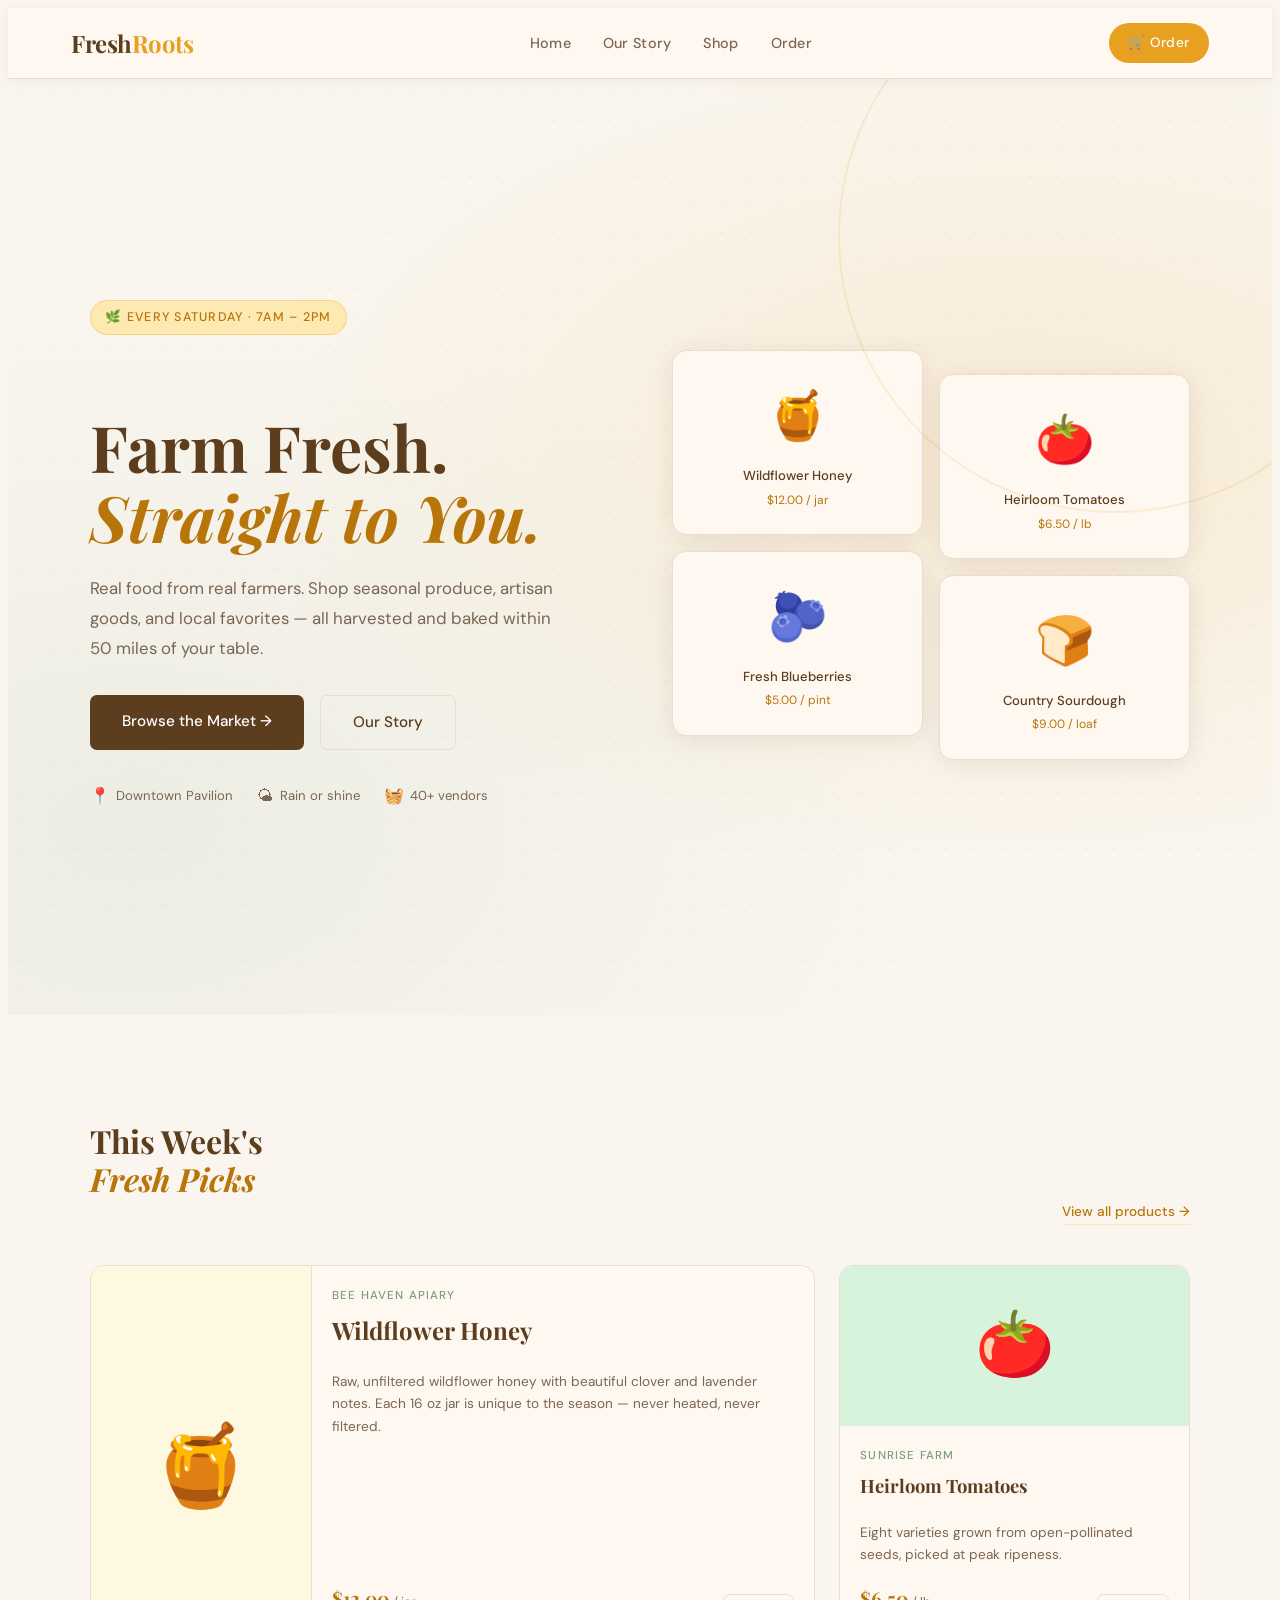
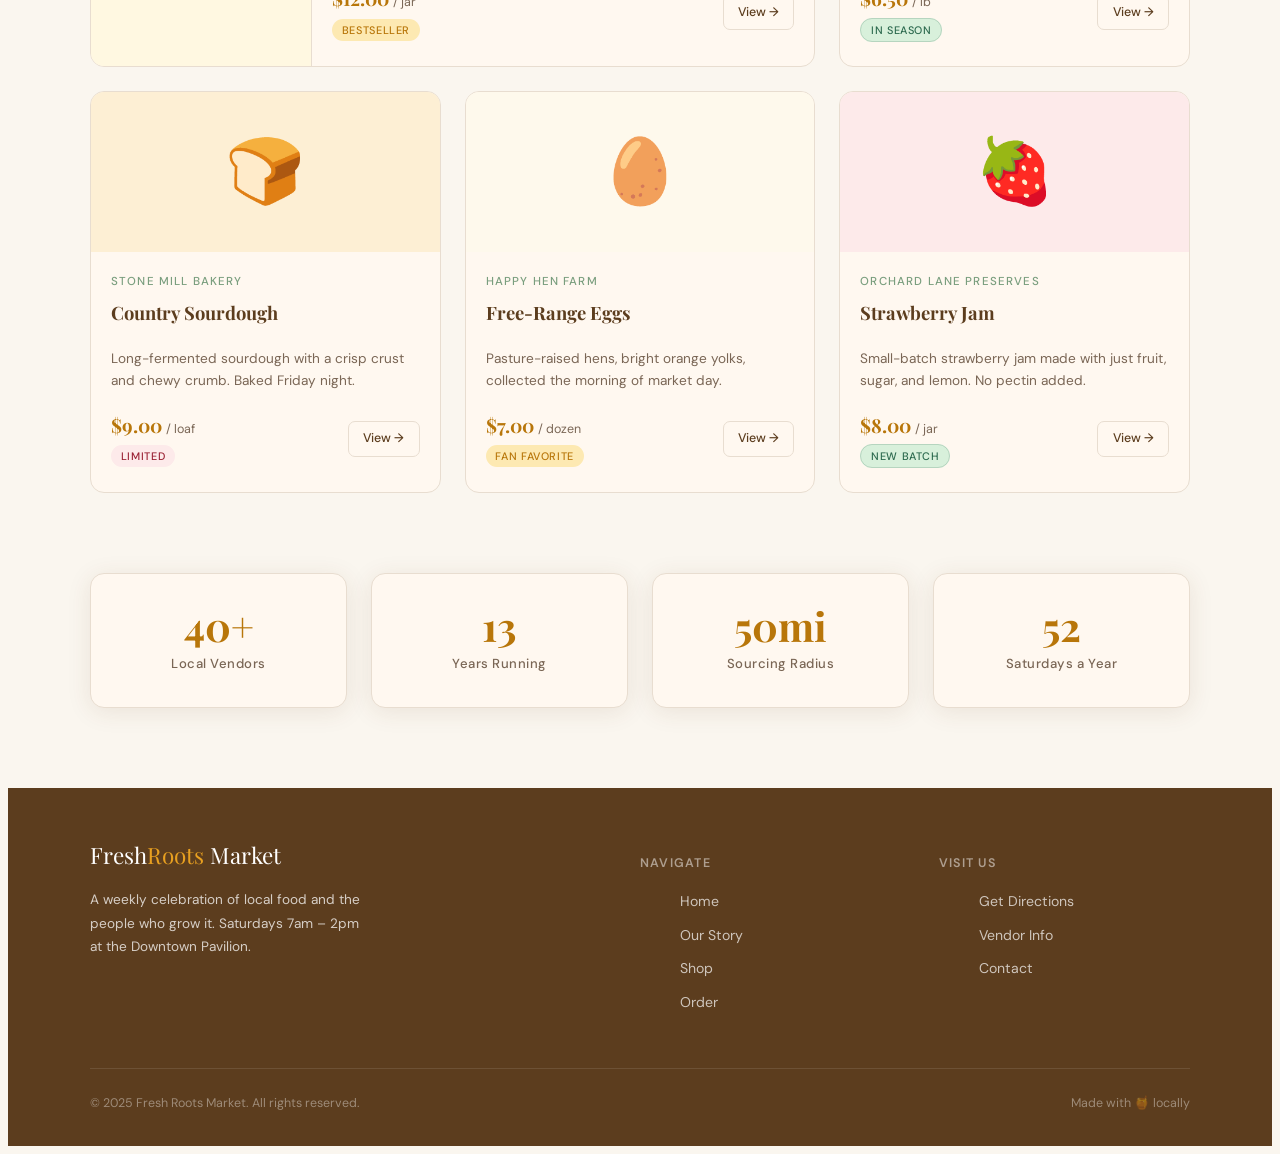
<file: class2/index.html>
<!DOCTYPE html>
<html lang="en">
<head>
  <meta charset="UTF-8">
  <meta name="viewport" content="width=device-width, initial-scale=1.0">
  <title>Fresh Roots Market — Farm Fresh, Every Saturday</title>
  <link rel="preconnect" href="https://fonts.googleapis.com">
  <link href="https://fonts.googleapis.com/css2?family=Playfair+Display:ital,wght@0,400;0,700;1,400&family=DM+Sans:wght@300;400;500&display=swap" rel="stylesheet">
  <link rel="stylesheet" href="products/product_detail.css">
  <link rel="stylesheet" href="index.css">
    

  
</head>
<body>

  <!-- =====================
       NAVBAR
       ===================== -->
  <nav>
    <a href="index.html" class="logo">Fresh<span>Roots</span></a>
    <ul>
      <li><a href="index.html">Home</a></li>
      <li><a href="about.html">Our Story</a></li>
      <li><a href="products.html">Shop</a></li>
      <li><a href="order.html">Order</a></li>
    </ul>
    <a href="order.html" class="nav-btn">🛒 Order</a>
  </nav>

  <!-- =====================
       HERO
       ===================== -->
  <section class="hero">
    <div class="hero-inner">

      <!-- Left: text -->
      <div class="hero-text">
        <div class="hero-tag">🌿 Every Saturday · 7am – 2pm</div>
        <h1>Farm Fresh.<br><em>Straight to You.</em></h1>
        <p class="hero-desc">
          Real food from real farmers. Shop seasonal produce, artisan goods, and local
          favorites — all harvested and baked within 50 miles of your table.
        </p>
        <div class="hero-buttons">
          <a href="products.html" class="btn-primary">Browse the Market →</a>
          <a href="about.html" class="btn-secondary">Our Story</a>
        </div>
        <div class="hero-meta">
          <div class="meta-item"><span class="icon">📍</span> Downtown Pavilion</div>
          <div class="meta-item"><span class="icon">🌤</span> Rain or shine</div>
          <div class="meta-item"><span class="icon">🧺</span> 40+ vendors</div>
        </div>
      </div>

      <!-- Right: product cards -->
      <div class="hero-visual">
        <div style="display:flex; flex-direction:column; gap:1rem;">
          <div class="hero-card">
            <span class="emoji">🍯</span>
            <div class="card-name">Wildflower Honey</div>
            <div class="card-price">$12.00 / jar</div>
          </div>
          <div class="hero-card">
            <span class="emoji">🫐</span>
            <div class="card-name">Fresh Blueberries</div>
            <div class="card-price">$5.00 / pint</div>
          </div>
        </div>
        <div class="col-b" style="display:flex; flex-direction:column; gap:1rem;">
          <div class="hero-card">
            <span class="emoji">🍅</span>
            <div class="card-name">Heirloom Tomatoes</div>
            <div class="card-price">$6.50 / lb</div>
          </div>
          <div class="hero-card">
            <span class="emoji">🍞</span>
            <div class="card-name">Country Sourdough</div>
            <div class="card-price">$9.00 / loaf</div>
          </div>
        </div>
      </div>

    </div>
  </section>


  <!-- =====================
       FEATURED PRODUCTS
       ===================== -->
  <section class="products-section">
    <div class="section-header">
      <h2>This Week's<br><em>Fresh Picks</em></h2>
      <a href="products.html" class="section-link">View all products →</a>
    </div>

    <div class="products-grid">

      <!-- FEATURED (wide) card -->
      <a href="products/product-honey.html" class="product-card featured">
        <div class="product-img" style="background-color:#fff8e1;">🍯</div>
        <div class="product-body">
          <div class="product-vendor">Bee Haven Apiary</div>
          <div class="product-name">Wildflower Honey</div>
          <p class="product-desc">
            Raw, unfiltered wildflower honey with beautiful clover and lavender notes.
            Each 16 oz jar is unique to the season — never heated, never filtered.
          </p>
          <div class="product-footer">
            <div>
              <div class="product-price">$12.00 <small>/ jar</small></div>
              <span class="product-badge badge-best">Bestseller</span>
            </div>
            <span class="btn-view">View →</span>
          </div>
        </div>
      </a>

      <!-- Regular card -->
      <a href="products/product-tomatoes.html" class="product-card">
        <div class="product-img" style="background-color:#d8f3dc;">🍅</div>
        <div class="product-body">
          <div class="product-vendor">Sunrise Farm</div>
          <div class="product-name">Heirloom Tomatoes</div>
          <p class="product-desc">Eight varieties grown from open-pollinated seeds, picked at peak ripeness.</p>
          <div class="product-footer">
            <div>
              <div class="product-price">$6.50 <small>/ lb</small></div>
              <span class="product-badge badge-new">In Season</span>
            </div>
            <span class="btn-view">View →</span>
          </div>
        </div>
      </a>

      <!-- Regular card -->
      <a href="products/product-sourdough.html" class="product-card">
        <div class="product-img" style="background-color:#fdefd4;">🍞</div>
        <div class="product-body">
          <div class="product-vendor">Stone Mill Bakery</div>
          <div class="product-name">Country Sourdough</div>
          <p class="product-desc">Long-fermented sourdough with a crisp crust and chewy crumb. Baked Friday night.</p>
          <div class="product-footer">
            <div>
              <div class="product-price">$9.00 <small>/ loaf</small></div>
              <span class="product-badge badge-ltd">Limited</span>
            </div>
            <span class="btn-view">View →</span>
          </div>
        </div>
      </a>

      <!-- Regular card -->
      <a href="products/product-eggs.html" class="product-card">
        <div class="product-img" style="background-color:#fef9ec;">🥚</div>
        <div class="product-body">
          <div class="product-vendor">Happy Hen Farm</div>
          <div class="product-name">Free-Range Eggs</div>
          <p class="product-desc">Pasture-raised hens, bright orange yolks, collected the morning of market day.</p>
          <div class="product-footer">
            <div>
              <div class="product-price">$7.00 <small>/ dozen</small></div>
              <span class="product-badge badge-best">Fan Favorite</span>
            </div>
            <span class="btn-view">View →</span>
          </div>
        </div>
      </a>

      <!-- Regular card -->
      <a href="products/product-jam.html" class="product-card">
        <div class="product-img" style="background-color:#fdeaea;">🍓</div>
        <div class="product-body">
          <div class="product-vendor">Orchard Lane Preserves</div>
          <div class="product-name">Strawberry Jam</div>
          <p class="product-desc">Small-batch strawberry jam made with just fruit, sugar, and lemon. No pectin added.</p>
          <div class="product-footer">
            <div>
              <div class="product-price">$8.00 <small>/ jar</small></div>
              <span class="product-badge badge-new">New Batch</span>
            </div>
            <span class="btn-view">View →</span>
          </div>
        </div>
      </a>

    </div>
  </section>


  <!-- =====================
       STATS ROW
       ===================== -->
  <section class="stats">
    <div class="stat-card">
      <div class="stat-num">40+</div>
      <div class="stat-label">Local Vendors</div>
    </div>
    <div class="stat-card">
      <div class="stat-num">13</div>
      <div class="stat-label">Years Running</div>
    </div>
    <div class="stat-card">
      <div class="stat-num">50mi</div>
      <div class="stat-label">Sourcing Radius</div>
    </div>
    <div class="stat-card">
      <div class="stat-num">52</div>
      <div class="stat-label">Saturdays a Year</div>
    </div>
  </section>


  <!-- =====================
       FOOTER
       ===================== -->
  <footer>
    <div class="footer-grid">

      <div class="footer-brand">
        <span class="footer-logo">Fresh<span>Roots</span> Market</span>
        <p>A weekly celebration of local food and the people who grow it. Saturdays 7am – 2pm at the Downtown Pavilion.</p>
      </div>

      <div class="footer-col">
        <h4>Navigate</h4>
        <ul>
          <li><a href="index.html">Home</a></li>
          <li><a href="about.html">Our Story</a></li>
          <li><a href="products.html">Shop</a></li>
          <li><a href="order.html">Order</a></li>
        </ul>
      </div>

      <div class="footer-col">
        <h4>Visit Us</h4>
        <ul>
          <li><a href="about.html">Get Directions</a></li>
          <li><a href="#">Vendor Info</a></li>
          <li><a href="#">Contact</a></li>
        </ul>
      </div>

    </div>

    <div class="footer-bottom">
      <span>© 2025 Fresh Roots Market. All rights reserved.</span>
      <span>Made with 🍯 locally</span>
    </div>
  </footer>

</body>
</html>







<!-- =====================
git init
git add .
git commit -m "Initial commit"
git remote add origin https://github.com/tschneider-beep/Group-Project.git
git push -u origin main
</file>
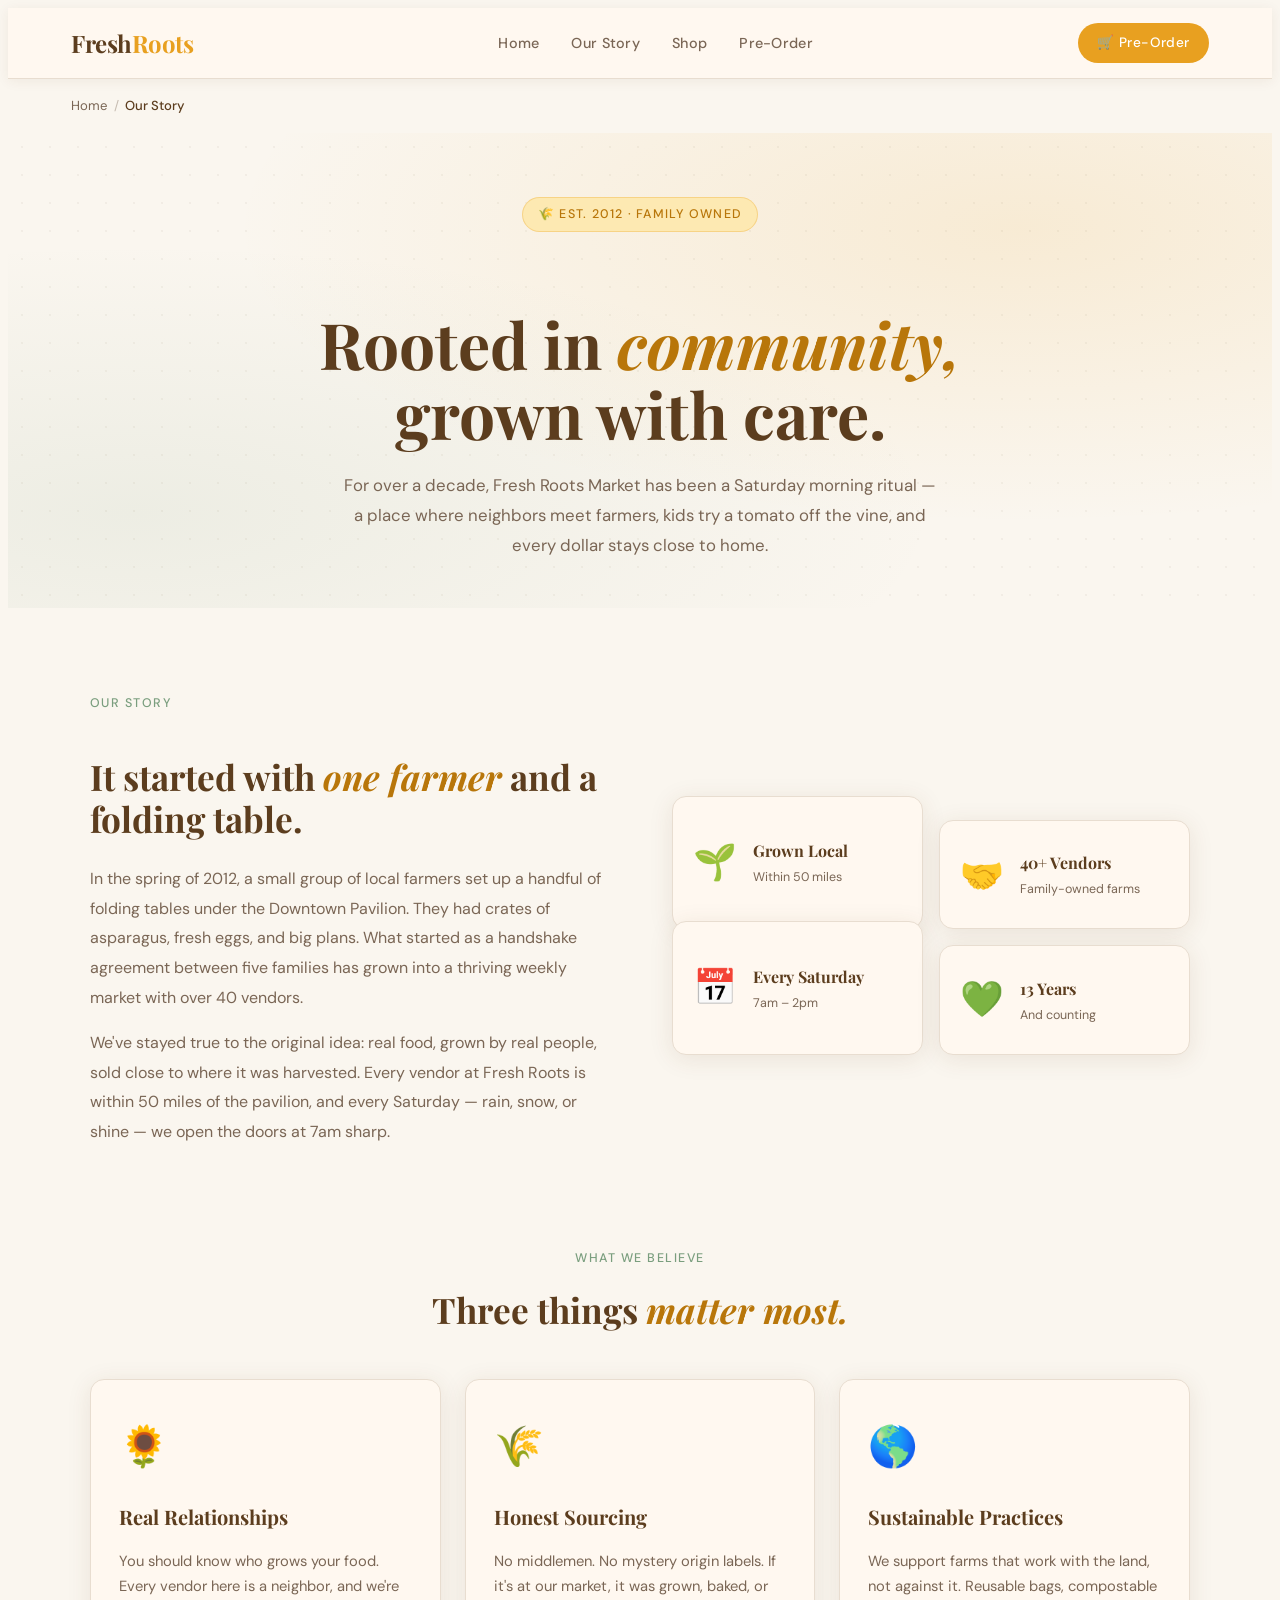
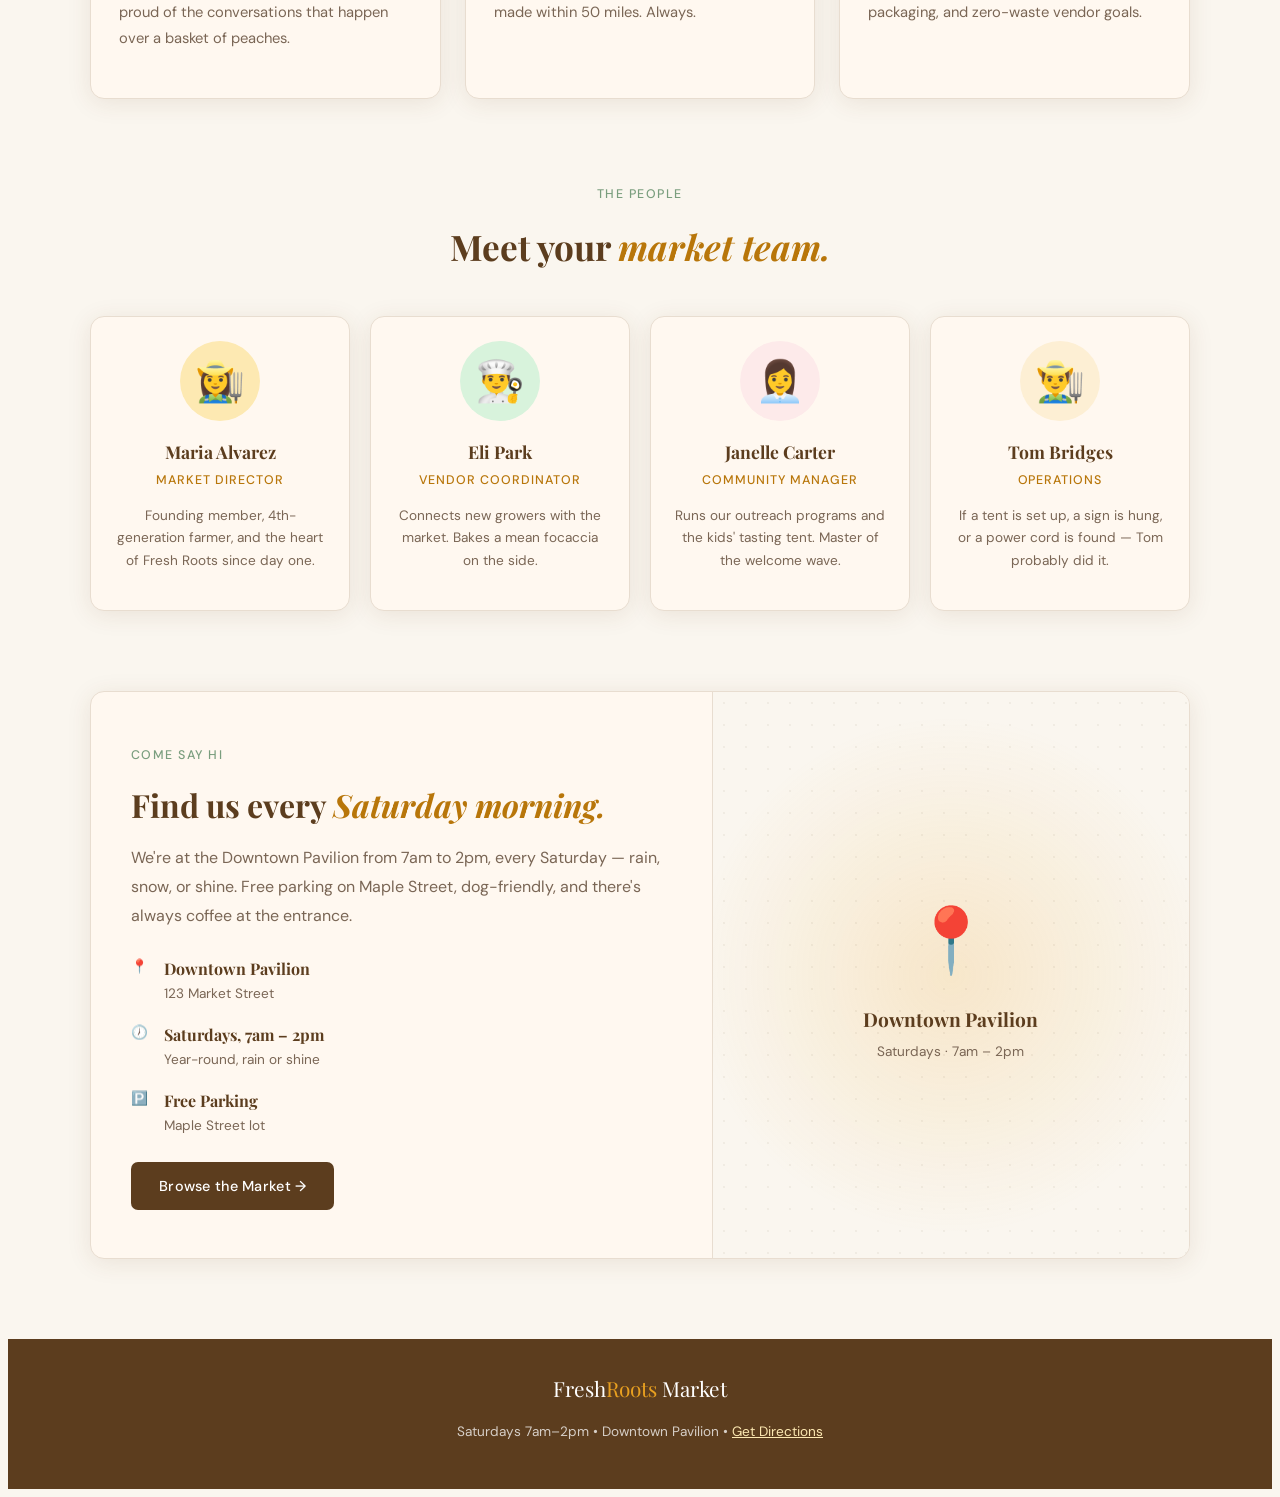
<file: about.html>
<!DOCTYPE html>
<html lang="en">
<head>
  <meta charset="UTF-8">
  <meta name="viewport" content="width=device-width, initial-scale=1.0">
  <title>Our Story — Fresh Roots Market</title>
  <link rel="preconnect" href="https://fonts.googleapis.com">
  <link href="https://fonts.googleapis.com/css2?family=Playfair+Display:ital,wght@0,400;0,700;1,400&family=DM+Sans:wght@300;400;500&display=swap" rel="stylesheet">
  <link rel="stylesheet" href="products/product_detail.css">
  <link rel="stylesheet" href="about.css">
</head>
<body>

  <!-- =====================
       NAVBAR
       ===================== -->
  <nav>
    <a href="index.html" class="logo">Fresh<span>Roots</span></a>
    <ul>
      <li><a href="index.html">Home</a></li>
      <li><a href="about.html">Our Story</a></li>
      <li><a href="products.html">Shop</a></li>
      <li><a href="order.html">Pre-Order</a></li>
    </ul>
    <a href="order.html" class="nav-btn">🛒 Pre-Order</a>
  </nav>

  <!-- =====================
       BREADCRUMB
       ===================== -->
  <div class="breadcrumb">
    <a href="index.html">Home</a>
    <span class="sep">/</span>
    <span>Our Story</span>
  </div>

  <!-- =====================
       PAGE HERO
       ===================== -->
  <section class="story-hero">
    <div class="story-hero-inner">
      <div class="story-hero-tag">🌾 Est. 2012 · Family Owned</div>
      <h1>Rooted in <em>community,</em><br>grown with care.</h1>
      <p class="story-hero-desc">
        For over a decade, Fresh Roots Market has been a Saturday morning ritual —
        a place where neighbors meet farmers, kids try a tomato off the vine, and
        every dollar stays close to home.
      </p>
    </div>
  </section>

  <!-- =====================
       OUR STORY
       ===================== -->
  <section class="story-section">
    <div class="story-grid">
      <div class="story-text">
        <span class="story-eyebrow">Our Story</span>
        <h2>It started with <em>one farmer</em> and a folding table.</h2>
        <p>
          In the spring of 2012, a small group of local farmers set up a handful of folding tables
          under the Downtown Pavilion. They had crates of asparagus, fresh eggs, and big plans.
          What started as a handshake agreement between five families has grown into a thriving
          weekly market with over 40 vendors.
        </p>
        <p>
          We've stayed true to the original idea: real food, grown by real people, sold close to
          where it was harvested. Every vendor at Fresh Roots is within 50 miles of the pavilion,
          and every Saturday — rain, snow, or shine — we open the doors at 7am sharp.
        </p>
      </div>
      <div class="story-visual">
        <div class="story-card story-card-1">
          <span class="story-emoji">🌱</span>
          <div class="story-card-text">
            <div class="story-card-title">Grown Local</div>
            <div class="story-card-sub">Within 50 miles</div>
          </div>
        </div>
        <div class="story-card story-card-2">
          <span class="story-emoji">🤝</span>
          <div class="story-card-text">
            <div class="story-card-title">40+ Vendors</div>
            <div class="story-card-sub">Family-owned farms</div>
          </div>
        </div>
        <div class="story-card story-card-3">
          <span class="story-emoji">📅</span>
          <div class="story-card-text">
            <div class="story-card-title">Every Saturday</div>
            <div class="story-card-sub">7am – 2pm</div>
          </div>
        </div>
        <div class="story-card story-card-4">
          <span class="story-emoji">💚</span>
          <div class="story-card-text">
            <div class="story-card-title">13 Years</div>
            <div class="story-card-sub">And counting</div>
          </div>
        </div>
      </div>
    </div>
  </section>

  <!-- =====================
       VALUES
       ===================== -->
  <section class="values-section">
    <div class="section-header-center">
      <span class="story-eyebrow">What We Believe</span>
      <h2>Three things <em>matter most.</em></h2>
    </div>
    <div class="values-grid">
      <div class="value-card">
        <div class="value-icon">🌻</div>
        <h3>Real Relationships</h3>
        <p>You should know who grows your food. Every vendor here is a neighbor, and we're proud of the conversations that happen over a basket of peaches.</p>
      </div>
      <div class="value-card">
        <div class="value-icon">🌾</div>
        <h3>Honest Sourcing</h3>
        <p>No middlemen. No mystery origin labels. If it's at our market, it was grown, baked, or made within 50 miles. Always.</p>
      </div>
      <div class="value-card">
        <div class="value-icon">🌎</div>
        <h3>Sustainable Practices</h3>
        <p>We support farms that work with the land, not against it. Reusable bags, compostable packaging, and zero-waste vendor goals.</p>
      </div>
    </div>
  </section>

  <!-- =====================
       MEET THE TEAM
       ===================== -->
  <section class="team-section">
    <div class="section-header-center">
      <span class="story-eyebrow">The People</span>
      <h2>Meet your <em>market team.</em></h2>
    </div>
    <div class="team-grid">
      <div class="team-card">
        <div class="team-avatar" style="background-color:#fde9b2;">👩‍🌾</div>
        <div class="team-name">Maria Alvarez</div>
        <div class="team-role">Market Director</div>
        <p class="team-bio">Founding member, 4th-generation farmer, and the heart of Fresh Roots since day one.</p>
      </div>
      <div class="team-card">
        <div class="team-avatar" style="background-color:#d8f3dc;">👨‍🍳</div>
        <div class="team-name">Eli Park</div>
        <div class="team-role">Vendor Coordinator</div>
        <p class="team-bio">Connects new growers with the market. Bakes a mean focaccia on the side.</p>
      </div>
      <div class="team-card">
        <div class="team-avatar" style="background-color:#fdeaea;">👩‍💼</div>
        <div class="team-name">Janelle Carter</div>
        <div class="team-role">Community Manager</div>
        <p class="team-bio">Runs our outreach programs and the kids' tasting tent. Master of the welcome wave.</p>
      </div>
      <div class="team-card">
        <div class="team-avatar" style="background-color:#fdefd4;">👨‍🌾</div>
        <div class="team-name">Tom Bridges</div>
        <div class="team-role">Operations</div>
        <p class="team-bio">If a tent is set up, a sign is hung, or a power cord is found — Tom probably did it.</p>
      </div>
    </div>
  </section>

  <!-- =====================
       VISIT US
       ===================== -->
  <section class="visit-section">
    <div class="visit-inner">
      <div class="visit-text">
        <span class="story-eyebrow">Come Say Hi</span>
        <h2>Find us every <em>Saturday morning.</em></h2>
        <p>
          We're at the Downtown Pavilion from 7am to 2pm, every Saturday — rain, snow, or shine.
          Free parking on Maple Street, dog-friendly, and there's always coffee at the entrance.
        </p>
        <div class="visit-details">
          <div class="visit-detail">
            <span class="visit-icon">📍</span>
            <div>
              <strong>Downtown Pavilion</strong>
              <span>123 Market Street</span>
            </div>
          </div>
          <div class="visit-detail">
            <span class="visit-icon">🕖</span>
            <div>
              <strong>Saturdays, 7am – 2pm</strong>
              <span>Year-round, rain or shine</span>
            </div>
          </div>
          <div class="visit-detail">
            <span class="visit-icon">🅿️</span>
            <div>
              <strong>Free Parking</strong>
              <span>Maple Street lot</span>
            </div>
          </div>
        </div>
        <a href="products.html" class="btn-order" style="margin-top:1.5rem;">Browse the Market →</a>
      </div>
      <div class="visit-map">
        <div class="map-pin">📍</div>
        <div class="map-label">Downtown Pavilion</div>
        <div class="map-sub">Saturdays · 7am – 2pm</div>
      </div>
    </div>
  </section>

  <!-- =====================
       FOOTER
       ===================== -->
  <footer>
    <span class="footer-logo">Fresh<span>Roots</span> Market</span>
    <p>Saturdays 7am–2pm &bull; Downtown Pavilion &bull; <a href="about.html">Get Directions</a></p>
  </footer>

</body>
</html>
</file>
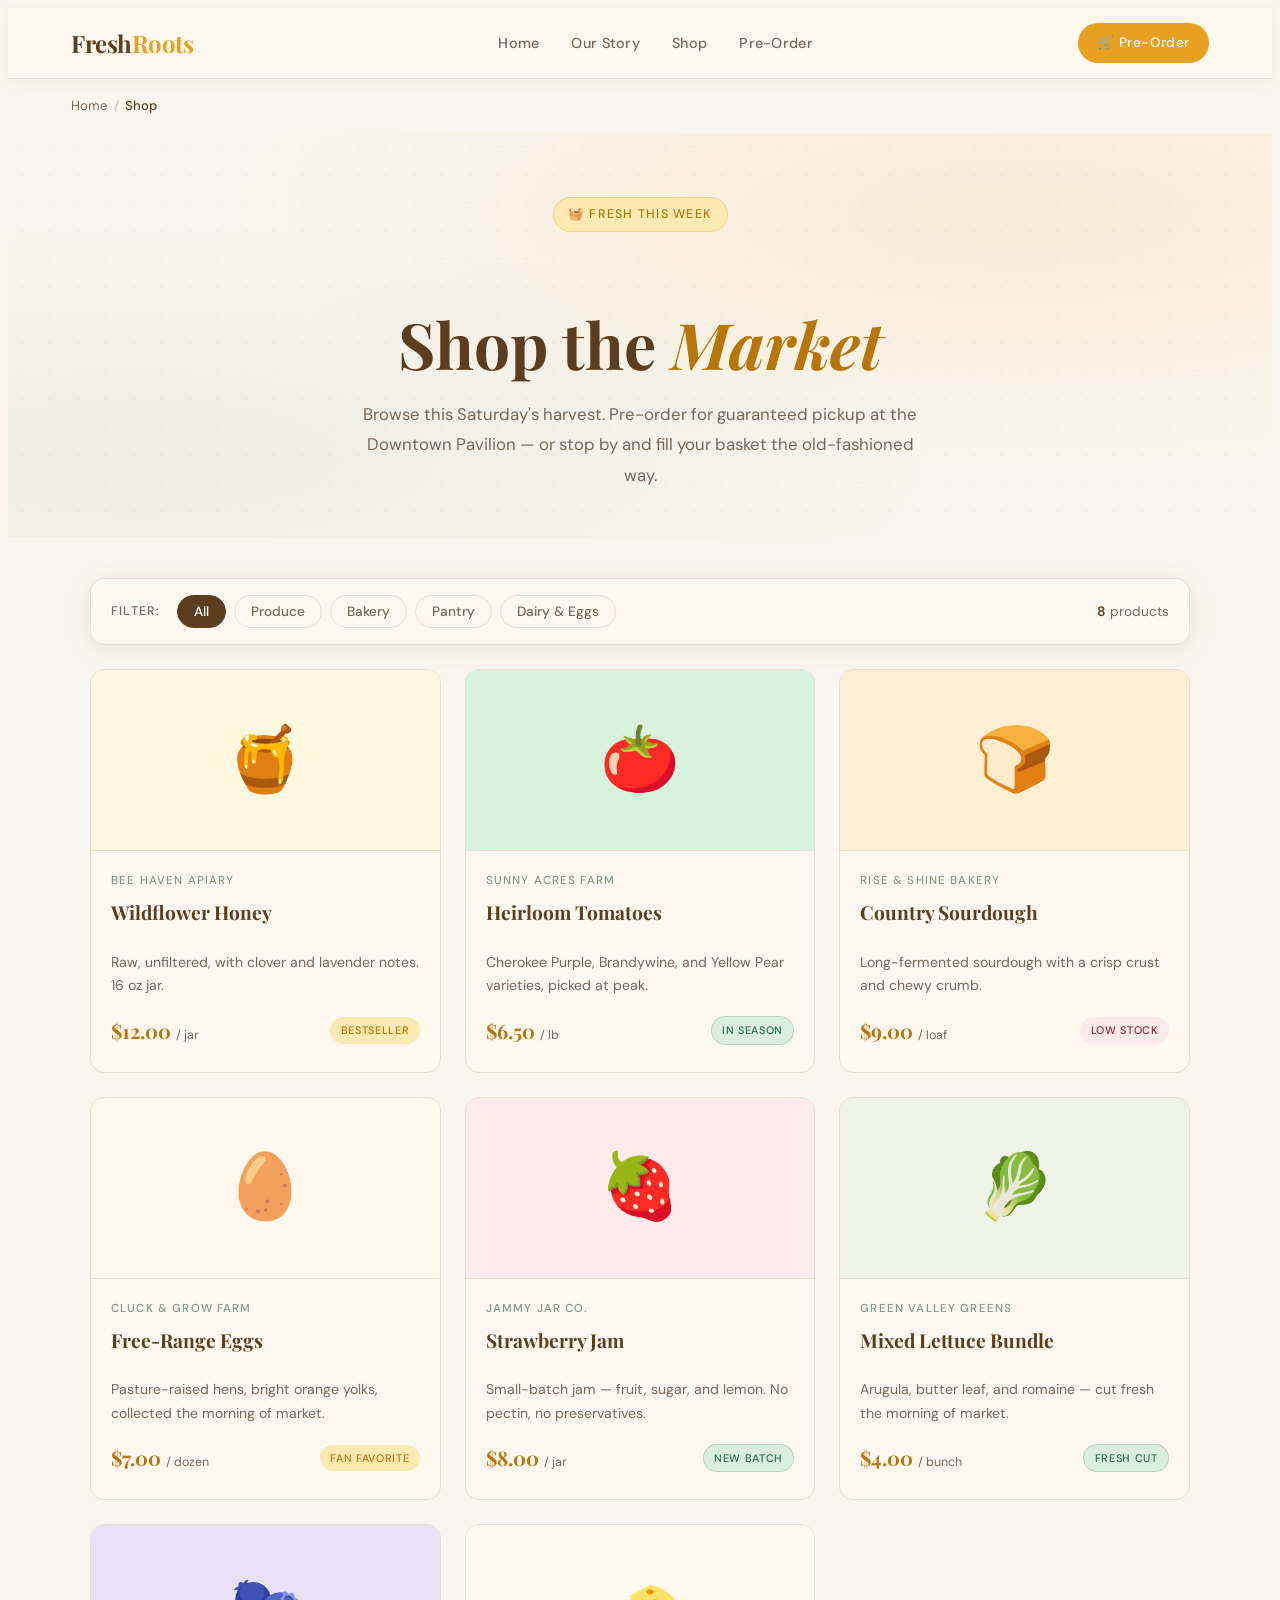
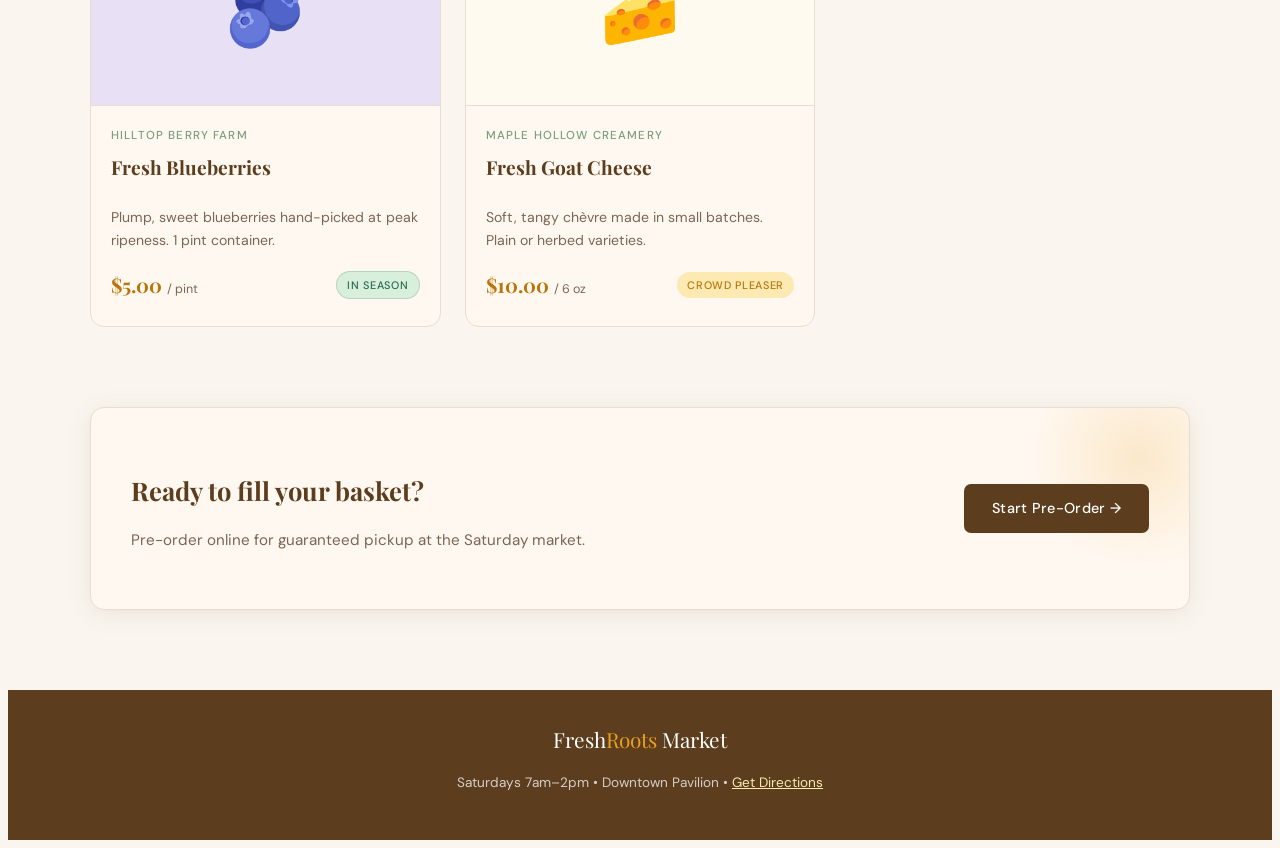
<file: products.html>
<!DOCTYPE html>
<html lang="en">
<head>
  <meta charset="UTF-8">
  <meta name="viewport" content="width=device-width, initial-scale=1.0">
  <title>Shop — Fresh Roots Market</title>
  <link rel="preconnect" href="https://fonts.googleapis.com">
  <link href="https://fonts.googleapis.com/css2?family=Playfair+Display:ital,wght@0,400;0,700;1,400&family=DM+Sans:wght@300;400;500&display=swap" rel="stylesheet">
  <link rel="stylesheet" href="products/product_detail.css">
  <link rel="stylesheet" href="products.css">
</head>
<body>

  <!-- =====================
       NAVBAR
       ===================== -->
  <nav>
    <a href="index.html" class="logo">Fresh<span>Roots</span></a>
    <ul>
      <li><a href="index.html">Home</a></li>
      <li><a href="about.html">Our Story</a></li>
      <li><a href="products.html">Shop</a></li>
      <li><a href="order.html">Pre-Order</a></li>
    </ul>
    <a href="order.html" class="nav-btn">🛒 Pre-Order</a>
  </nav>

  <!-- =====================
       BREADCRUMB
       ===================== -->
  <div class="breadcrumb">
    <a href="index.html">Home</a>
    <span class="sep">/</span>
    <span>Shop</span>
  </div>

  <!-- =====================
       PAGE HEADER
       ===================== -->
  <section class="shop-header">
    <div class="shop-header-inner">
      <div class="shop-tag">🧺 Fresh This Week</div>
      <h1>Shop the <em>Market</em></h1>
      <p class="shop-desc">
        Browse this Saturday's harvest. Pre-order for guaranteed pickup at the
        Downtown Pavilion — or stop by and fill your basket the old-fashioned way.
      </p>
    </div>
  </section>

  <!-- =====================
       FILTER BAR
       ===================== -->
  <section class="filter-bar-section">
    <div class="filter-bar">
      <div class="filter-group">
        <span class="filter-label">Filter:</span>
        <button class="filter-btn active" data-filter="all">All</button>
        <button class="filter-btn" data-filter="produce">Produce</button>
        <button class="filter-btn" data-filter="bakery">Bakery</button>
        <button class="filter-btn" data-filter="pantry">Pantry</button>
        <button class="filter-btn" data-filter="dairy">Dairy &amp; Eggs</button>
      </div>
      <div class="filter-info">
        <span id="product-count">8</span> products
      </div>
    </div>
  </section>

  <!-- =====================
       PRODUCTS GRID
       ===================== -->
  <section class="shop-section">
    <div class="shop-grid">

      <!-- Wildflower Honey -->
      <a href="products/product-honey.html" class="shop-card" data-category="pantry">
        <div class="shop-card-img" style="background-color:#fff8e1;">🍯</div>
        <div class="shop-card-body">
          <div class="shop-card-vendor">Bee Haven Apiary</div>
          <div class="shop-card-name">Wildflower Honey</div>
          <p class="shop-card-desc">Raw, unfiltered, with clover and lavender notes. 16 oz jar.</p>
          <div class="shop-card-footer">
            <div class="shop-card-price">$12.00 <small>/ jar</small></div>
            <span class="shop-badge badge-best">Bestseller</span>
          </div>
        </div>
      </a>

      <!-- Heirloom Tomatoes -->
      <a href="products/product-tomatoes.html" class="shop-card" data-category="produce">
        <div class="shop-card-img" style="background-color:#d8f3dc;">🍅</div>
        <div class="shop-card-body">
          <div class="shop-card-vendor">Sunny Acres Farm</div>
          <div class="shop-card-name">Heirloom Tomatoes</div>
          <p class="shop-card-desc">Cherokee Purple, Brandywine, and Yellow Pear varieties, picked at peak.</p>
          <div class="shop-card-footer">
            <div class="shop-card-price">$6.50 <small>/ lb</small></div>
            <span class="shop-badge badge-new">In Season</span>
          </div>
        </div>
      </a>

      <!-- Country Sourdough -->
      <a href="products/product-sourdough.html" class="shop-card" data-category="bakery">
        <div class="shop-card-img" style="background-color:#fdefd4;">🍞</div>
        <div class="shop-card-body">
          <div class="shop-card-vendor">Rise &amp; Shine Bakery</div>
          <div class="shop-card-name">Country Sourdough</div>
          <p class="shop-card-desc">Long-fermented sourdough with a crisp crust and chewy crumb.</p>
          <div class="shop-card-footer">
            <div class="shop-card-price">$9.00 <small>/ loaf</small></div>
            <span class="shop-badge badge-ltd">Low Stock</span>
          </div>
        </div>
      </a>

      <!-- Free-Range Eggs -->
      <a href="products/product-eggs.html" class="shop-card" data-category="dairy">
        <div class="shop-card-img" style="background-color:#fef9ec;">🥚</div>
        <div class="shop-card-body">
          <div class="shop-card-vendor">Cluck &amp; Grow Farm</div>
          <div class="shop-card-name">Free-Range Eggs</div>
          <p class="shop-card-desc">Pasture-raised hens, bright orange yolks, collected the morning of market.</p>
          <div class="shop-card-footer">
            <div class="shop-card-price">$7.00 <small>/ dozen</small></div>
            <span class="shop-badge badge-best">Fan Favorite</span>
          </div>
        </div>
      </a>

      <!-- Strawberry Jam -->
      <a href="products/product-jam.html" class="shop-card" data-category="pantry">
        <div class="shop-card-img" style="background-color:#fdeaea;">🍓</div>
        <div class="shop-card-body">
          <div class="shop-card-vendor">Jammy Jar Co.</div>
          <div class="shop-card-name">Strawberry Jam</div>
          <p class="shop-card-desc">Small-batch jam — fruit, sugar, and lemon. No pectin, no preservatives.</p>
          <div class="shop-card-footer">
            <div class="shop-card-price">$8.00 <small>/ jar</small></div>
            <span class="shop-badge badge-new">New Batch</span>
          </div>
        </div>
      </a>

      <!-- Mixed Lettuce Bundle -->
      <a href="products/product-lettuce.html" class="shop-card" data-category="produce">
        <div class="shop-card-img" style="background-color:#f0f4e8;">🥬</div>
        <div class="shop-card-body">
          <div class="shop-card-vendor">Green Valley Greens</div>
          <div class="shop-card-name">Mixed Lettuce Bundle</div>
          <p class="shop-card-desc">Arugula, butter leaf, and romaine — cut fresh the morning of market.</p>
          <div class="shop-card-footer">
            <div class="shop-card-price">$4.00 <small>/ bunch</small></div>
            <span class="shop-badge badge-new">Fresh Cut</span>
          </div>
        </div>
      </a>

      <!-- Fresh Blueberries -->
      <a href="#" class="shop-card" data-category="produce">
        <div class="shop-card-img" style="background-color:#e8e1f5;">🫐</div>
        <div class="shop-card-body">
          <div class="shop-card-vendor">Hilltop Berry Farm</div>
          <div class="shop-card-name">Fresh Blueberries</div>
          <p class="shop-card-desc">Plump, sweet blueberries hand-picked at peak ripeness. 1 pint container.</p>
          <div class="shop-card-footer">
            <div class="shop-card-price">$5.00 <small>/ pint</small></div>
            <span class="shop-badge badge-new">In Season</span>
          </div>
        </div>
      </a>

      <!-- Goat Cheese -->
      <a href="#" class="shop-card" data-category="dairy">
        <div class="shop-card-img" style="background-color:#fffaf0;">🧀</div>
        <div class="shop-card-body">
          <div class="shop-card-vendor">Maple Hollow Creamery</div>
          <div class="shop-card-name">Fresh Goat Cheese</div>
          <p class="shop-card-desc">Soft, tangy chèvre made in small batches. Plain or herbed varieties.</p>
          <div class="shop-card-footer">
            <div class="shop-card-price">$10.00 <small>/ 6 oz</small></div>
            <span class="shop-badge badge-best">Crowd Pleaser</span>
          </div>
        </div>
      </a>

    </div>

    <!-- "No results" message — hidden by default -->
    <div class="empty-state" id="empty-state">
      <div class="empty-icon">🌾</div>
      <h3>No products in this category</h3>
      <p>Check back next Saturday — our vendors rotate seasonally.</p>
    </div>
  </section>

  <!-- =====================
       CTA STRIP
       ===================== -->
  <section class="cta-strip">
    <div class="cta-inner">
      <div>
        <h2>Ready to fill your basket?</h2>
        <p>Pre-order online for guaranteed pickup at the Saturday market.</p>
      </div>
      <a href="order.html" class="btn-order">Start Pre-Order →</a>
    </div>
  </section>

  <!-- =====================
       FOOTER
       ===================== -->
  <footer>
    <span class="footer-logo">Fresh<span>Roots</span> Market</span>
    <p>Saturdays 7am–2pm &bull; Downtown Pavilion &bull; <a href="about.html">Get Directions</a></p>
  </footer>

  <!-- =====================
       FILTER SCRIPT
       ===================== -->
  <script>
    // Category filtering
    var filterBtns = document.querySelectorAll('.filter-btn');
    var cards = document.querySelectorAll('.shop-card');
    var emptyState = document.getElementById('empty-state');
    var productCount = document.getElementById('product-count');

    for (var i = 0; i < filterBtns.length; i++) {
      filterBtns[i].addEventListener('click', function() {
        var filter = this.getAttribute('data-filter');

        // toggle active button
        for (var j = 0; j < filterBtns.length; j++) {
          filterBtns[j].classList.remove('active');
        }
        this.classList.add('active');

        // show/hide cards
        var visibleCount = 0;
        for (var k = 0; k < cards.length; k++) {
          var category = cards[k].getAttribute('data-category');
          if (filter === 'all' || filter === category) {
            cards[k].style.display = '';
            visibleCount++;
          } else {
            cards[k].style.display = 'none';
          }
        }

        // update count
        productCount.textContent = visibleCount;

        // toggle empty state
        if (visibleCount === 0) {
          emptyState.classList.add('show');
        } else {
          emptyState.classList.remove('show');
        }
      });
    }
  </script>

</body>
</html>
</file>
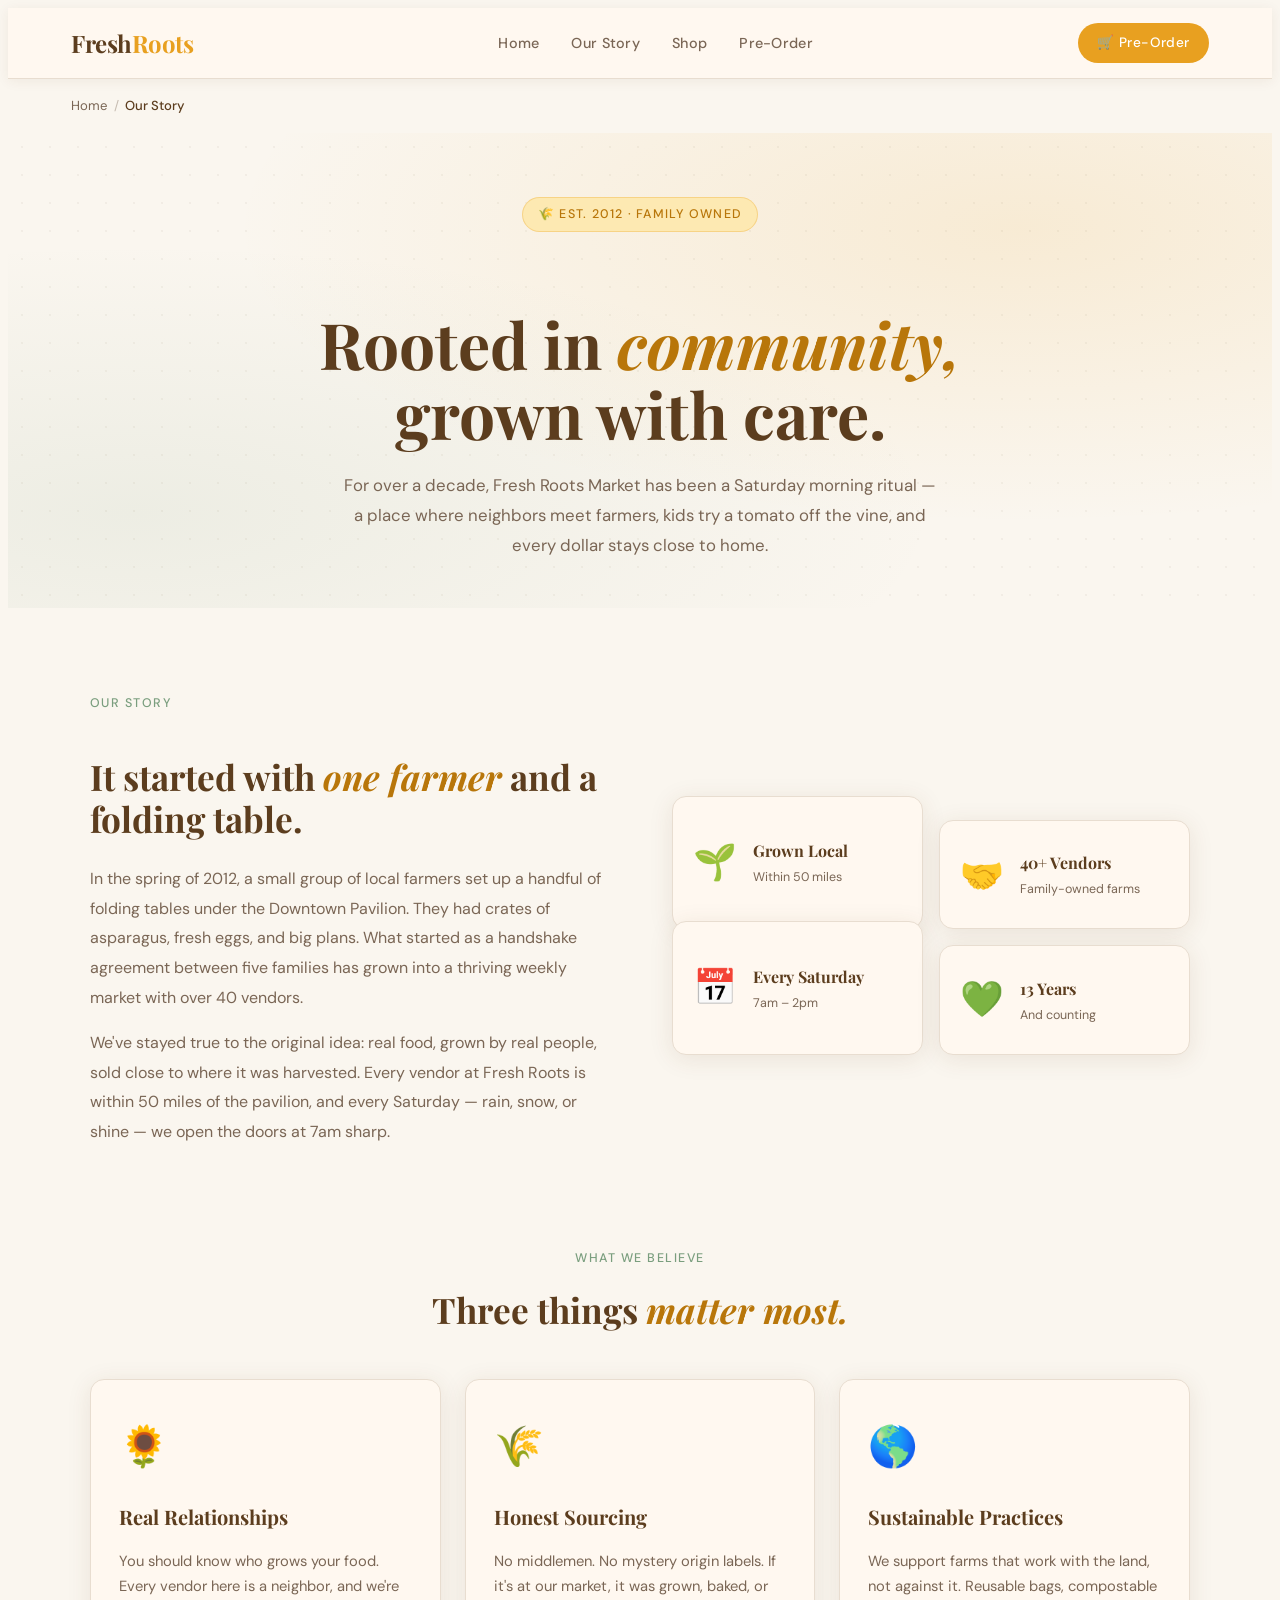
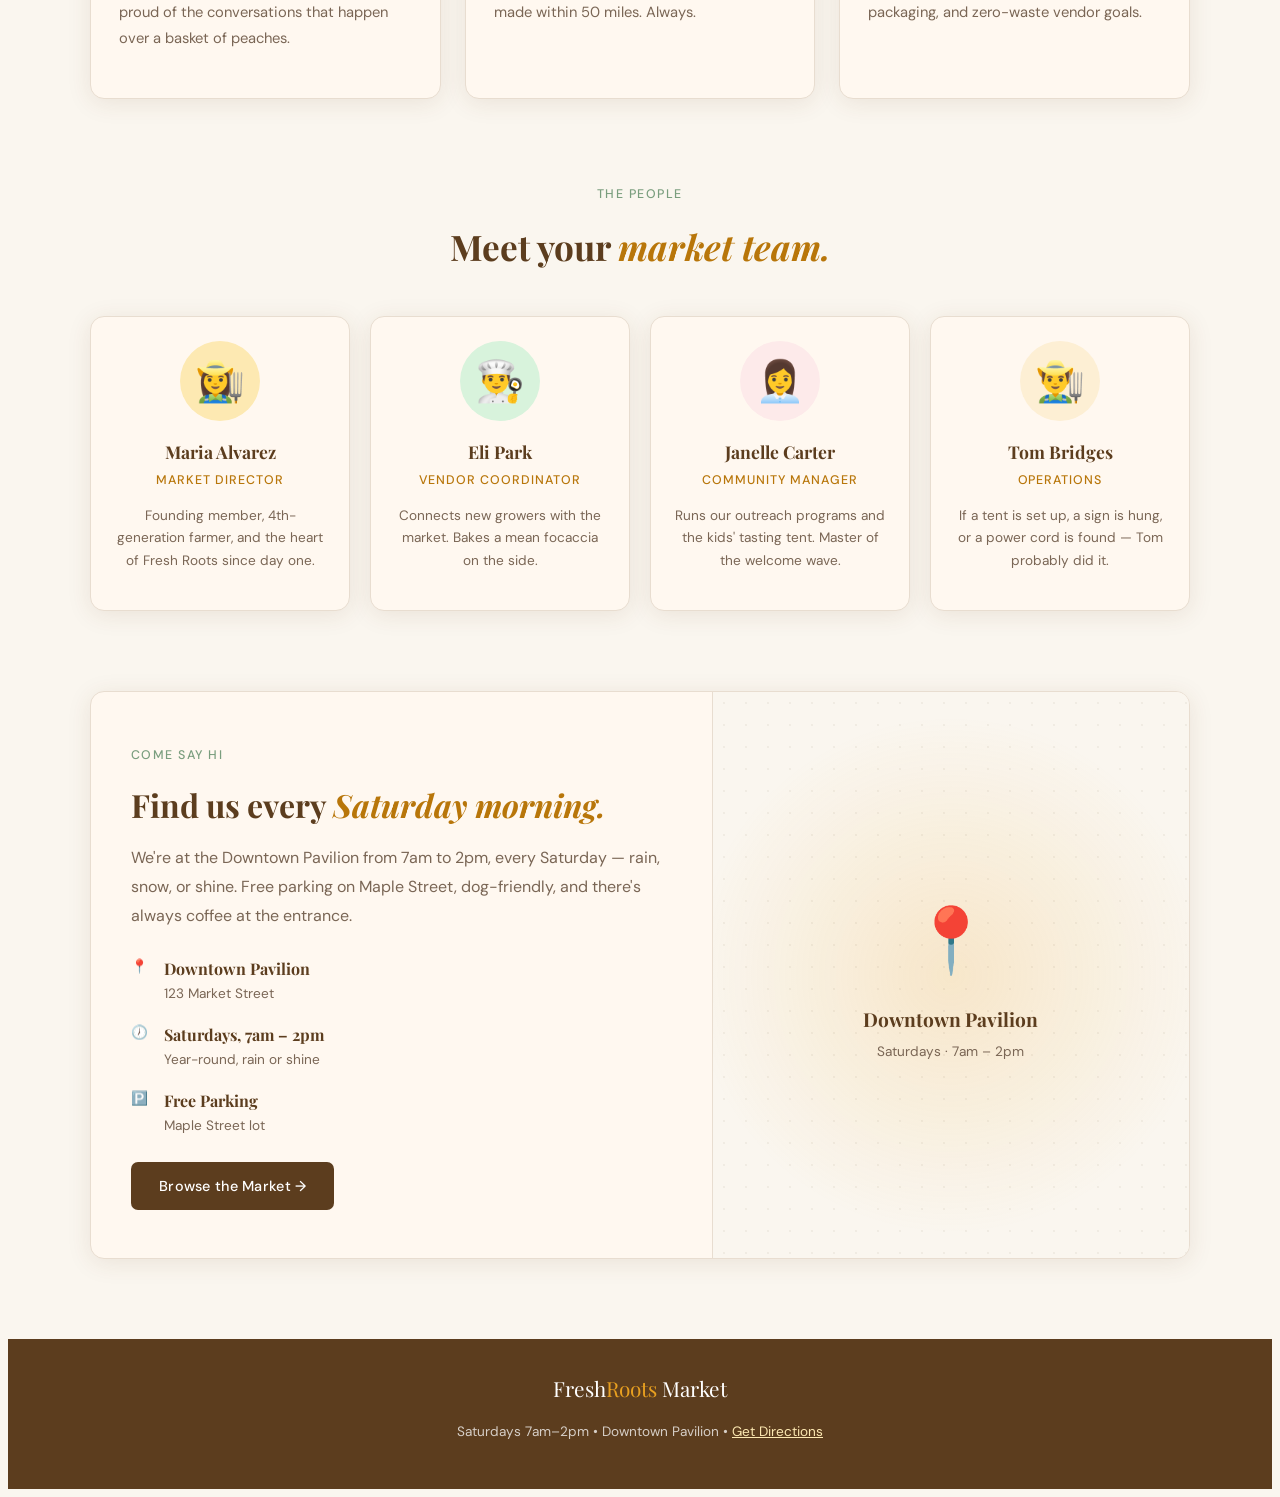
<file: class2/about.html>
<!DOCTYPE html>
<html lang="en">
<head>
  <meta charset="UTF-8">
  <meta name="viewport" content="width=device-width, initial-scale=1.0">
  <title>Our Story — Fresh Roots Market</title>
  <link rel="preconnect" href="https://fonts.googleapis.com">
  <link href="https://fonts.googleapis.com/css2?family=Playfair+Display:ital,wght@0,400;0,700;1,400&family=DM+Sans:wght@300;400;500&display=swap" rel="stylesheet">
  <link rel="stylesheet" href="products/product_detail.css">
  <link rel="stylesheet" href="about.css">
</head>
<body>

  <!-- =====================
       NAVBAR
       ===================== -->
  <nav>
    <a href="index.html" class="logo">Fresh<span>Roots</span></a>
    <ul>
      <li><a href="index.html">Home</a></li>
      <li><a href="about.html">Our Story</a></li>
      <li><a href="products.html">Shop</a></li>
      <li><a href="order.html">Pre-Order</a></li>
    </ul>
    <a href="order.html" class="nav-btn">🛒 Pre-Order</a>
  </nav>

  <!-- =====================
       BREADCRUMB
       ===================== -->
  <div class="breadcrumb">
    <a href="index.html">Home</a>
    <span class="sep">/</span>
    <span>Our Story</span>
  </div>

  <!-- =====================
       PAGE HERO
       ===================== -->
  <section class="story-hero">
    <div class="story-hero-inner">
      <div class="story-hero-tag">🌾 Est. 2012 · Family Owned</div>
      <h1>Rooted in <em>community,</em><br>grown with care.</h1>
      <p class="story-hero-desc">
        For over a decade, Fresh Roots Market has been a Saturday morning ritual —
        a place where neighbors meet farmers, kids try a tomato off the vine, and
        every dollar stays close to home.
      </p>
    </div>
  </section>

  <!-- =====================
       OUR STORY
       ===================== -->
  <section class="story-section">
    <div class="story-grid">
      <div class="story-text">
        <span class="story-eyebrow">Our Story</span>
        <h2>It started with <em>one farmer</em> and a folding table.</h2>
        <p>
          In the spring of 2012, a small group of local farmers set up a handful of folding tables
          under the Downtown Pavilion. They had crates of asparagus, fresh eggs, and big plans.
          What started as a handshake agreement between five families has grown into a thriving
          weekly market with over 40 vendors.
        </p>
        <p>
          We've stayed true to the original idea: real food, grown by real people, sold close to
          where it was harvested. Every vendor at Fresh Roots is within 50 miles of the pavilion,
          and every Saturday — rain, snow, or shine — we open the doors at 7am sharp.
        </p>
      </div>
      <div class="story-visual">
        <div class="story-card story-card-1">
          <span class="story-emoji">🌱</span>
          <div class="story-card-text">
            <div class="story-card-title">Grown Local</div>
            <div class="story-card-sub">Within 50 miles</div>
          </div>
        </div>
        <div class="story-card story-card-2">
          <span class="story-emoji">🤝</span>
          <div class="story-card-text">
            <div class="story-card-title">40+ Vendors</div>
            <div class="story-card-sub">Family-owned farms</div>
          </div>
        </div>
        <div class="story-card story-card-3">
          <span class="story-emoji">📅</span>
          <div class="story-card-text">
            <div class="story-card-title">Every Saturday</div>
            <div class="story-card-sub">7am – 2pm</div>
          </div>
        </div>
        <div class="story-card story-card-4">
          <span class="story-emoji">💚</span>
          <div class="story-card-text">
            <div class="story-card-title">13 Years</div>
            <div class="story-card-sub">And counting</div>
          </div>
        </div>
      </div>
    </div>
  </section>

  <!-- =====================
       VALUES
       ===================== -->
  <section class="values-section">
    <div class="section-header-center">
      <span class="story-eyebrow">What We Believe</span>
      <h2>Three things <em>matter most.</em></h2>
    </div>
    <div class="values-grid">
      <div class="value-card">
        <div class="value-icon">🌻</div>
        <h3>Real Relationships</h3>
        <p>You should know who grows your food. Every vendor here is a neighbor, and we're proud of the conversations that happen over a basket of peaches.</p>
      </div>
      <div class="value-card">
        <div class="value-icon">🌾</div>
        <h3>Honest Sourcing</h3>
        <p>No middlemen. No mystery origin labels. If it's at our market, it was grown, baked, or made within 50 miles. Always.</p>
      </div>
      <div class="value-card">
        <div class="value-icon">🌎</div>
        <h3>Sustainable Practices</h3>
        <p>We support farms that work with the land, not against it. Reusable bags, compostable packaging, and zero-waste vendor goals.</p>
      </div>
    </div>
  </section>

  <!-- =====================
       MEET THE TEAM
       ===================== -->
  <section class="team-section">
    <div class="section-header-center">
      <span class="story-eyebrow">The People</span>
      <h2>Meet your <em>market team.</em></h2>
    </div>
    <div class="team-grid">
      <div class="team-card">
        <div class="team-avatar" style="background-color:#fde9b2;">👩‍🌾</div>
        <div class="team-name">Maria Alvarez</div>
        <div class="team-role">Market Director</div>
        <p class="team-bio">Founding member, 4th-generation farmer, and the heart of Fresh Roots since day one.</p>
      </div>
      <div class="team-card">
        <div class="team-avatar" style="background-color:#d8f3dc;">👨‍🍳</div>
        <div class="team-name">Eli Park</div>
        <div class="team-role">Vendor Coordinator</div>
        <p class="team-bio">Connects new growers with the market. Bakes a mean focaccia on the side.</p>
      </div>
      <div class="team-card">
        <div class="team-avatar" style="background-color:#fdeaea;">👩‍💼</div>
        <div class="team-name">Janelle Carter</div>
        <div class="team-role">Community Manager</div>
        <p class="team-bio">Runs our outreach programs and the kids' tasting tent. Master of the welcome wave.</p>
      </div>
      <div class="team-card">
        <div class="team-avatar" style="background-color:#fdefd4;">👨‍🌾</div>
        <div class="team-name">Tom Bridges</div>
        <div class="team-role">Operations</div>
        <p class="team-bio">If a tent is set up, a sign is hung, or a power cord is found — Tom probably did it.</p>
      </div>
    </div>
  </section>

  <!-- =====================
       VISIT US
       ===================== -->
  <section class="visit-section">
    <div class="visit-inner">
      <div class="visit-text">
        <span class="story-eyebrow">Come Say Hi</span>
        <h2>Find us every <em>Saturday morning.</em></h2>
        <p>
          We're at the Downtown Pavilion from 7am to 2pm, every Saturday — rain, snow, or shine.
          Free parking on Maple Street, dog-friendly, and there's always coffee at the entrance.
        </p>
        <div class="visit-details">
          <div class="visit-detail">
            <span class="visit-icon">📍</span>
            <div>
              <strong>Downtown Pavilion</strong>
              <span>123 Market Street</span>
            </div>
          </div>
          <div class="visit-detail">
            <span class="visit-icon">🕖</span>
            <div>
              <strong>Saturdays, 7am – 2pm</strong>
              <span>Year-round, rain or shine</span>
            </div>
          </div>
          <div class="visit-detail">
            <span class="visit-icon">🅿️</span>
            <div>
              <strong>Free Parking</strong>
              <span>Maple Street lot</span>
            </div>
          </div>
        </div>
        <a href="products.html" class="btn-order" style="margin-top:1.5rem;">Browse the Market →</a>
      </div>
       <div class="visit-map">
        <div class="map-pin">📍</div>
        <div class="map-label">Downtown Pavilion</div>
        <div class="map-sub">Saturdays · 7am – 2pm</div>
      </div> 
    </div>
  </section>

  <!-- =====================
       FOOTER
       ===================== -->
  <footer>
    <span class="footer-logo">Fresh<span>Roots</span> Market</span>
    <p>Saturdays 7am–2pm &bull; Downtown Pavilion &bull; <a href="about.html">Get Directions</a></p>
  </footer>

</body>
</html>
</file>
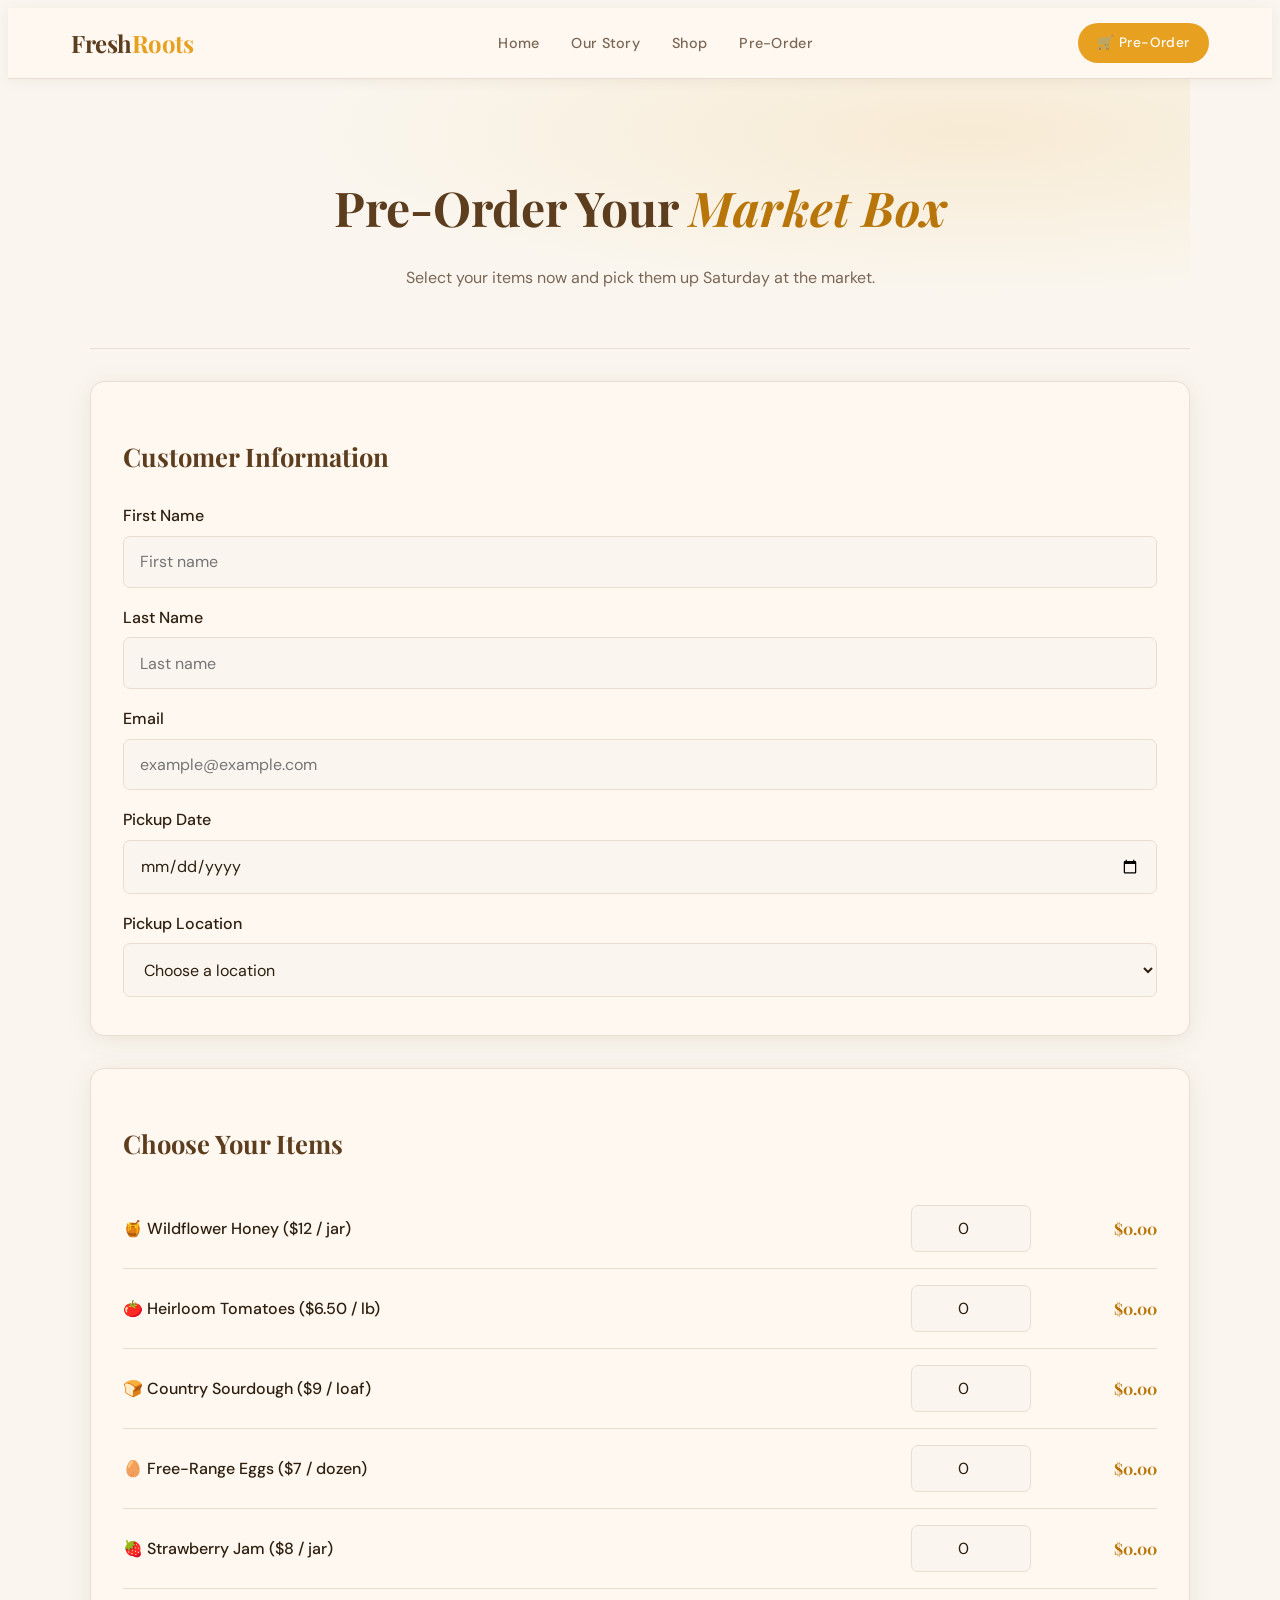
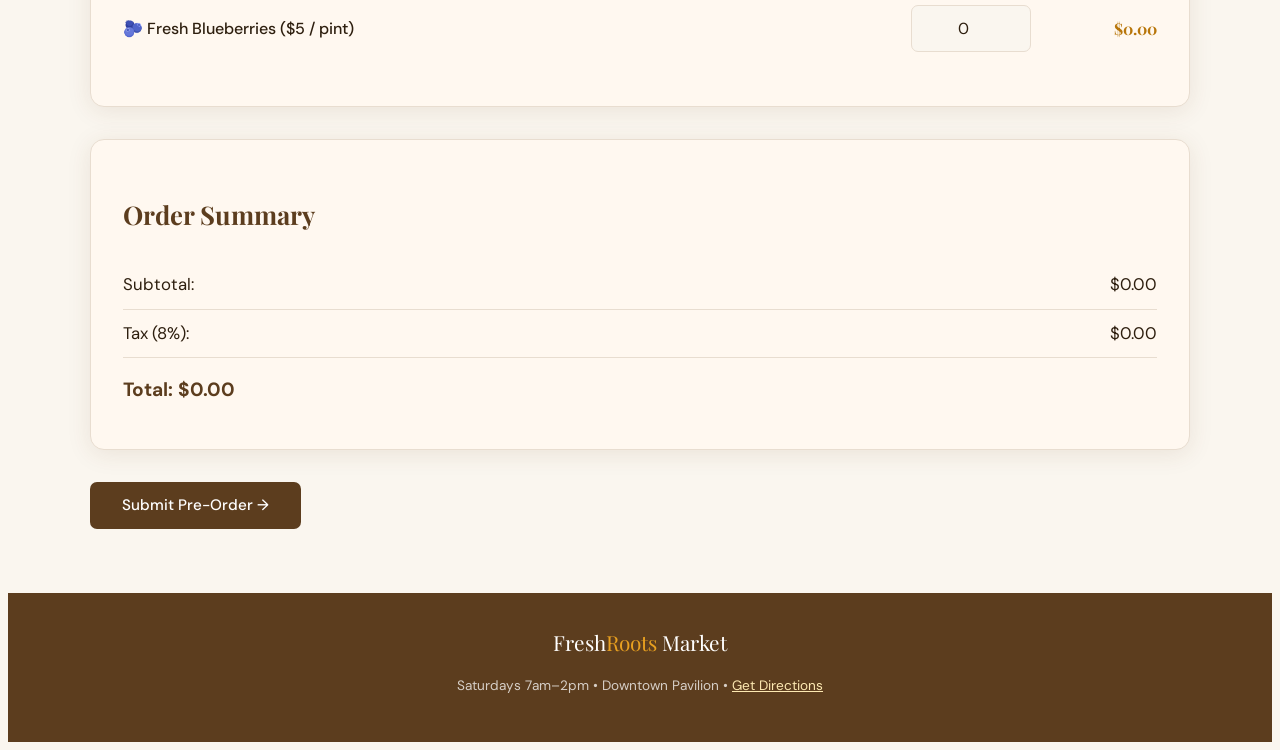
<file: class2/order.html>
<!DOCTYPE html>
<html lang="en">
<head>
  <meta charset="UTF-8">
  <meta name="viewport" content="width=device-width, initial-scale=1.0">
  <title>Pre-Order — Fresh Roots Market</title>
  <link rel="preconnect" href="https://fonts.googleapis.com">
  <link href="https://fonts.googleapis.com/css2?family=Playfair+Display:ital,wght@0,400;0,700;1,400&family=DM+Sans:wght@300;400;500&display=swap" rel="stylesheet">
  <link rel="stylesheet" href="products/product_detail.css">
  <link rel="stylesheet" href="order.css">
</head>
<body>

  
  <nav>
    <a href="index.html" class="logo">Fresh<span>Roots</span></a>
    <ul>
      <li><a href="index.html">Home</a></li>
      <li><a href="about.html">Our Story</a></li>
      <li><a href="products.html">Shop</a></li>
      <li><a href="order.html">Pre-Order</a></li>
    </ul>
    <a href="order.html" class="nav-btn">🛒 Pre-Order</a>
  </nav>

  <main class="order-page">

    
    <section class="order-hero">
      <h1>Pre-Order Your <em>Market Box</em></h1>
      <p>Select your items now and pick them up Saturday at the market.</p>
    </section>

    <form id="orderForm" class="order-form">

    
      <section class="customer-info">
        <h2>Customer Information</h2>

        <label for="firstName">First Name</label>
        <input type="text" id="firstName" placeholder="First name">
        <span class="error" id="firstNameError"></span>

        <label for="lastName">Last Name</label>
        <input type="text" id="lastName" placeholder="Last name">
        <span class="error" id="lastNameError"></span>

        <label for="email">Email</label>
        <input type="email" id="email" placeholder="example@example.com">
        <span class="error" id="emailError"></span>

        <label for="pickupDate">Pickup Date</label>
        <input type="date" id="pickupDate">
        <span class="error" id="dateError"></span>

        <label for="pickupLocation">Pickup Location</label>
        <select id="pickupLocation">
          <option value="">Choose a location</option>
          <option value="Downtown Pavilion">Downtown Pavilion</option>
          <option value="Farm Stand">Farm Stand</option>
        </select>
        <span class="error" id="locationError"></span>
      </section>

      
      <section class="order-items">
        <h2>Choose Your Items</h2>

        <div class="order-row" data-price="12">
          <label for="honeyQty">🍯 Wildflower Honey ($12 / jar)</label>
          <input type="number" id="honeyQty" class="qty" min="0" value="0">
          <span class="line-total">$0.00</span>
        </div>

        <div class="order-row" data-price="6.5">
          <label for="tomatoQty">🍅 Heirloom Tomatoes ($6.50 / lb)</label>
          <input type="number" id="tomatoQty" class="qty" min="0" value="0">
          <span class="line-total">$0.00</span>
        </div>

        <div class="order-row" data-price="9">
          <label for="breadQty">🍞 Country Sourdough ($9 / loaf)</label>
          <input type="number" id="breadQty" class="qty" min="0" value="0">
          <span class="line-total">$0.00</span>
        </div>

        <div class="order-row" data-price="7">
          <label for="eggsQty">🥚 Free-Range Eggs ($7 / dozen)</label>
          <input type="number" id="eggsQty" class="qty" min="0" value="0">
          <span class="line-total">$0.00</span>
        </div>

        <div class="order-row" data-price="8">
          <label for="jamQty">🍓 Strawberry Jam ($8 / jar)</label>
          <input type="number" id="jamQty" class="qty" min="0" value="0">
          <span class="line-total">$0.00</span>
        </div>

        <div class="order-row" data-price="5">
          <label for="berryQty">🫐 Fresh Blueberries ($5 / pint)</label>
          <input type="number" id="berryQty" class="qty" min="0" value="0">
          <span class="line-total">$0.00</span>
        </div>

        <span class="error" id="itemError"></span>
      </section>

      
      <section class="order-summary">
        <h2>Order Summary</h2>
        <p>Subtotal: <span id="subtotal">$0.00</span></p>
        <p>Tax (8%): <span id="tax">$0.00</span></p>
        <p><strong>Total: <span id="grandTotal">$0.00</span></strong></p>
      </section>

      <button type="submit" class="btn-submit">Submit Pre-Order →</button>

    </form>

    <section id="confirmation" class="confirmation"></section>

  </main>

  
  <footer>
    <span class="footer-logo">Fresh<span>Roots</span> Market</span>
    <p>Saturdays 7am–2pm &bull; Downtown Pavilion &bull; <a href="about.html">Get Directions</a></p>
  </footer>

  <script>
    
    function updateTotals() {
      var rows = document.querySelectorAll('.order-row');
      var subtotal = 0;

      for (var i = 0; i < rows.length; i++) {
        var price = parseFloat(rows[i].getAttribute('data-price'));
        var qty = parseFloat(rows[i].querySelector('.qty').value) || 0;
        var lineTotal = price * qty;
        subtotal += lineTotal;
        rows[i].querySelector('.line-total').textContent = '$' + lineTotal.toFixed(2);
      }

      var tax = subtotal * 0.08;
      var grandTotal = subtotal + tax;

      document.getElementById('subtotal').textContent = '$' + subtotal.toFixed(2);
      document.getElementById('tax').textContent = '$' + tax.toFixed(2);
      document.getElementById('grandTotal').textContent = '$' + grandTotal.toFixed(2);
    }

    
    var qtyInputs = document.querySelectorAll('.qty');
    for (var i = 0; i < qtyInputs.length; i++) {
      qtyInputs[i].addEventListener('input', updateTotals);
    }

    
    document.getElementById('orderForm').addEventListener('submit', function(e) {
      e.preventDefault();

      var firstName = document.getElementById('firstName').value;
      var lastName  = document.getElementById('lastName').value;
      var email     = document.getElementById('email').value;
      var date      = document.getElementById('pickupDate').value;
      var location  = document.getElementById('pickupLocation').value;
      var total     = document.getElementById('grandTotal').textContent;

      if (firstName == '' || lastName == '' || email == '' || date == '' || location == '') {
        alert('Please fill out all fields before submitting.');
        return;
      }

      var conf = document.getElementById('confirmation');
      conf.innerHTML = '<h2>Order Confirmed!</h2>' +
        '<p>Thanks, ' + firstName + '! Your order of <strong>' + total + '</strong> is set for ' +
        '<strong>' + date + '</strong> at <strong>' + location + '</strong>.</p>' +
        '<p>A confirmation will be sent to <strong>' + email + '</strong>.</p>';
      conf.style.display = 'block';

      document.getElementById('orderForm').reset();
      updateTotals();
    });
  </script>

</body>
</html>
</file>
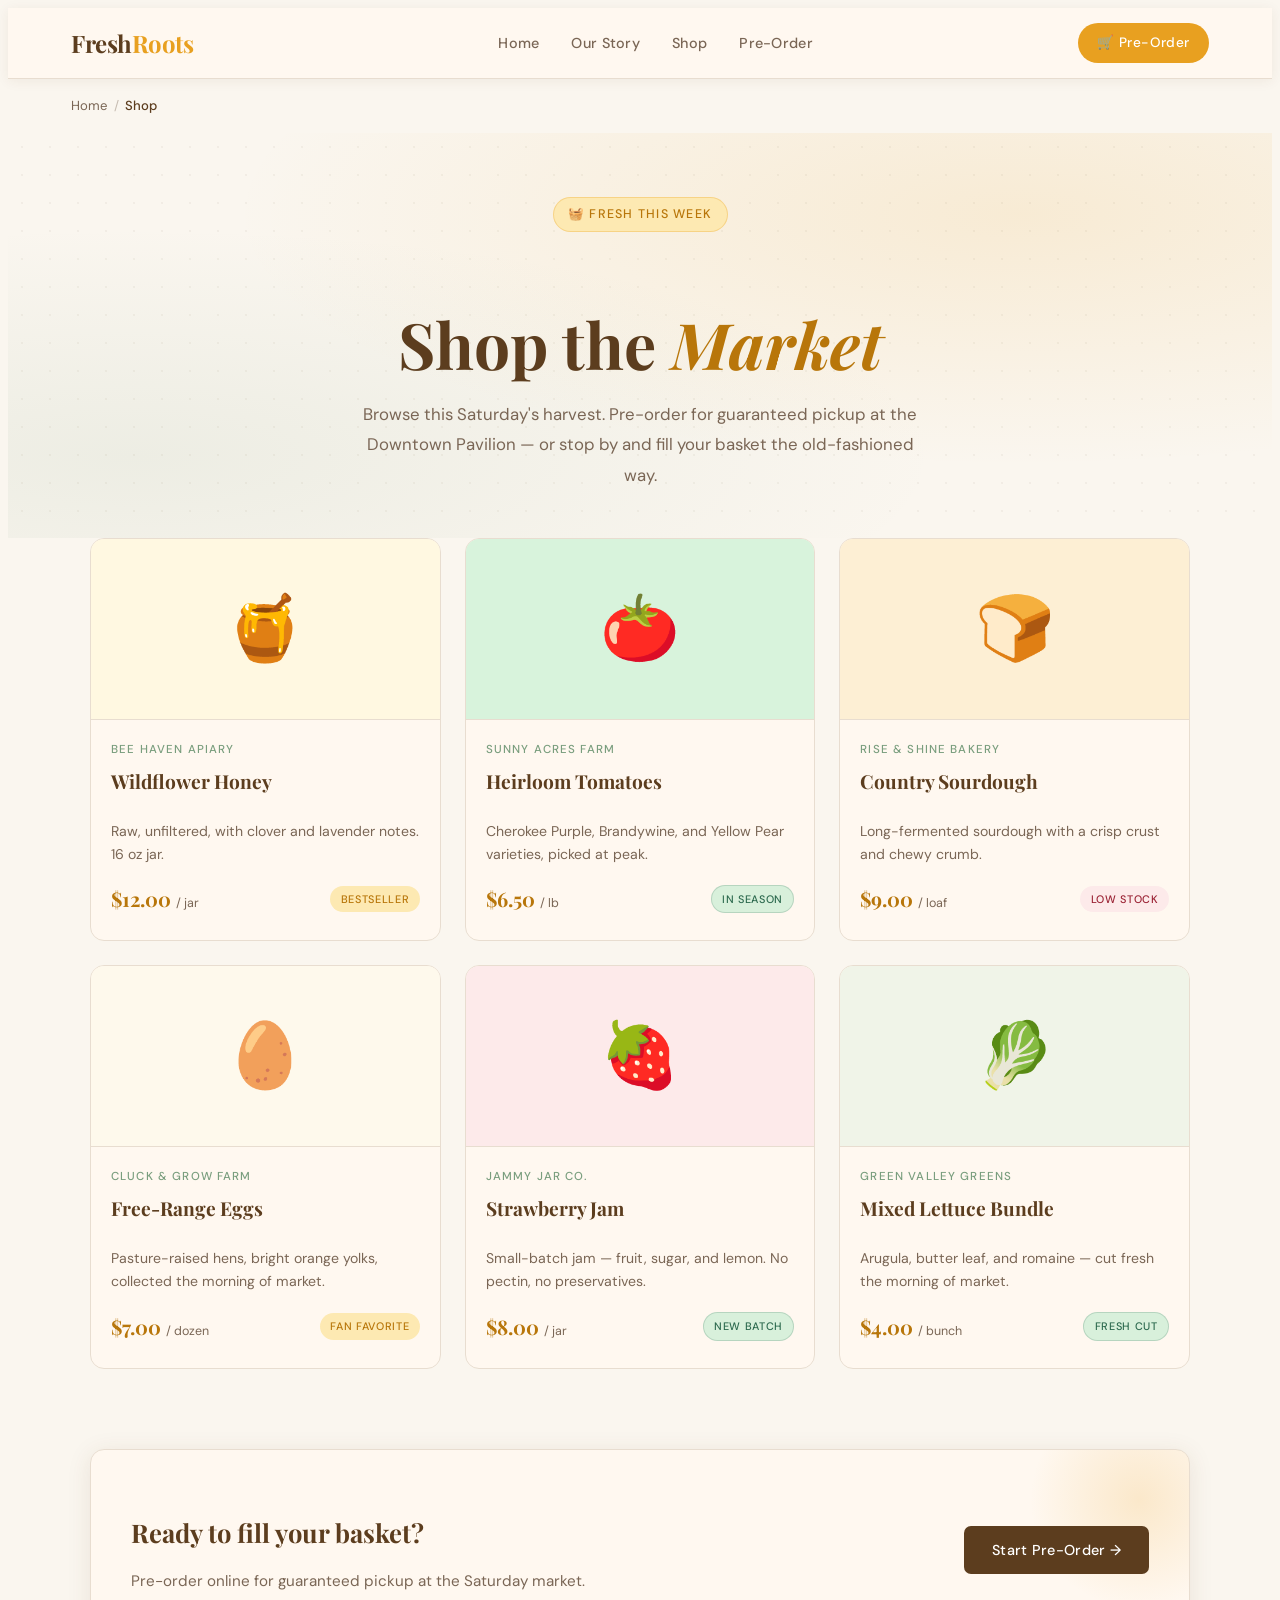
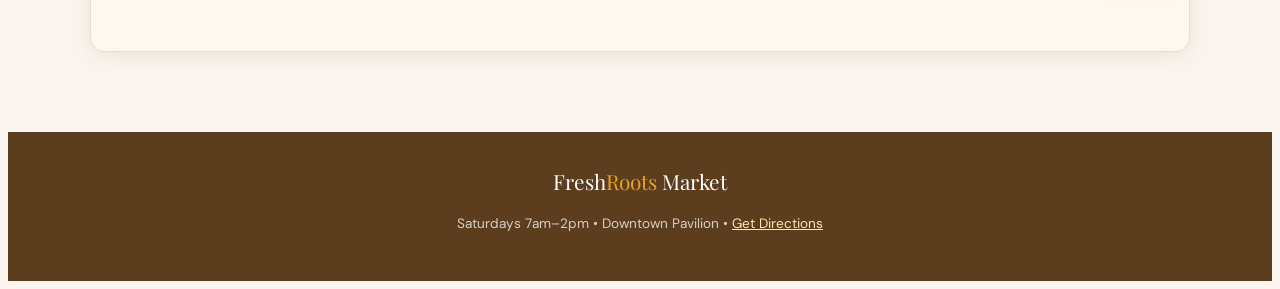
<file: class2/products.html>
<!DOCTYPE html>
<html lang="en">
<head>
  <meta charset="UTF-8">
  <meta name="viewport" content="width=device-width, initial-scale=1.0">
  <title>Shop — Fresh Roots Market</title>
  <link rel="preconnect" href="https://fonts.googleapis.com">
  <link href="https://fonts.googleapis.com/css2?family=Playfair+Display:ital,wght@0,400;0,700;1,400&family=DM+Sans:wght@300;400;500&display=swap" rel="stylesheet">
  <link rel="stylesheet" href="products/product_detail.css">
  <link rel="stylesheet" href="products.css">
</head>
<body>

  <!-- =====================
       NAVBAR
       ===================== -->
  <nav>
    <a href="index.html" class="logo">Fresh<span>Roots</span></a>
    <ul>
      <li><a href="index.html">Home</a></li>
      <li><a href="about.html">Our Story</a></li>
      <li><a href="products.html">Shop</a></li>
      <li><a href="order.html">Pre-Order</a></li>
    </ul>
    <a href="order.html" class="nav-btn">🛒 Pre-Order</a>
  </nav>

  <!-- =====================
       BREADCRUMB
       ===================== -->
  <div class="breadcrumb">
    <a href="index.html">Home</a>
    <span class="sep">/</span>
    <span>Shop</span>
  </div>

  <!-- =====================
       PAGE HEADER
       ===================== -->
  <section class="shop-header">
    <div class="shop-header-inner">
      <div class="shop-tag">🧺 Fresh This Week</div>
      <h1>Shop the <em>Market</em></h1>
      <p class="shop-desc">
        Browse this Saturday's harvest. Pre-order for guaranteed pickup at the
        Downtown Pavilion — or stop by and fill your basket the old-fashioned way.
      </p>
    </div>
  </section>

  <!-- =====================
       PRODUCTS GRID
       ===================== -->
  <section class="shop-section">
    <div class="shop-grid">

      <!-- Wildflower Honey -->
      <a href="products/product-honey.html" class="shop-card">
        <div class="shop-card-img" style="background-color:#fff8e1;">🍯</div>
        <div class="shop-card-body">
          <div class="shop-card-vendor">Bee Haven Apiary</div>
          <div class="shop-card-name">Wildflower Honey</div>
          <p class="shop-card-desc">Raw, unfiltered, with clover and lavender notes. 16 oz jar.</p>
          <div class="shop-card-footer">
            <div class="shop-card-price">$12.00 <small>/ jar</small></div>
            <span class="shop-badge badge-best">Bestseller</span>
          </div>
        </div>
      </a>

      <!-- Heirloom Tomatoes -->
      <a href="products/product-tomatoes.html" class="shop-card">
        <div class="shop-card-img" style="background-color:#d8f3dc;">🍅</div>
        <div class="shop-card-body">
          <div class="shop-card-vendor">Sunny Acres Farm</div>
          <div class="shop-card-name">Heirloom Tomatoes</div>
          <p class="shop-card-desc">Cherokee Purple, Brandywine, and Yellow Pear varieties, picked at peak.</p>
          <div class="shop-card-footer">
            <div class="shop-card-price">$6.50 <small>/ lb</small></div>
            <span class="shop-badge badge-new">In Season</span>
          </div>
        </div>
      </a>

      <!-- Country Sourdough -->
      <a href="products/product-sourdough.html" class="shop-card">
        <div class="shop-card-img" style="background-color:#fdefd4;">🍞</div>
        <div class="shop-card-body">
          <div class="shop-card-vendor">Rise &amp; Shine Bakery</div>
          <div class="shop-card-name">Country Sourdough</div>
          <p class="shop-card-desc">Long-fermented sourdough with a crisp crust and chewy crumb.</p>
          <div class="shop-card-footer">
            <div class="shop-card-price">$9.00 <small>/ loaf</small></div>
            <span class="shop-badge badge-ltd">Low Stock</span>
          </div>
        </div>
      </a>

      <!-- Free-Range Eggs -->
      <a href="products/product-eggs.html" class="shop-card">
        <div class="shop-card-img" style="background-color:#fef9ec;">🥚</div>
        <div class="shop-card-body">
          <div class="shop-card-vendor">Cluck &amp; Grow Farm</div>
          <div class="shop-card-name">Free-Range Eggs</div>
          <p class="shop-card-desc">Pasture-raised hens, bright orange yolks, collected the morning of market.</p>
          <div class="shop-card-footer">
            <div class="shop-card-price">$7.00 <small>/ dozen</small></div>
            <span class="shop-badge badge-best">Fan Favorite</span>
          </div>
        </div>
      </a>

      <!-- Strawberry Jam -->
      <a href="products/product-jam.html" class="shop-card">
        <div class="shop-card-img" style="background-color:#fdeaea;">🍓</div>
        <div class="shop-card-body">
          <div class="shop-card-vendor">Jammy Jar Co.</div>
          <div class="shop-card-name">Strawberry Jam</div>
          <p class="shop-card-desc">Small-batch jam — fruit, sugar, and lemon. No pectin, no preservatives.</p>
          <div class="shop-card-footer">
            <div class="shop-card-price">$8.00 <small>/ jar</small></div>
            <span class="shop-badge badge-new">New Batch</span>
          </div>
        </div>
      </a>

      <!-- Mixed Lettuce Bundle -->
      <a href="products/product-lettuce.html" class="shop-card">
        <div class="shop-card-img" style="background-color:#f0f4e8;">🥬</div>
        <div class="shop-card-body">
          <div class="shop-card-vendor">Green Valley Greens</div>
          <div class="shop-card-name">Mixed Lettuce Bundle</div>
          <p class="shop-card-desc">Arugula, butter leaf, and romaine — cut fresh the morning of market.</p>
          <div class="shop-card-footer">
            <div class="shop-card-price">$4.00 <small>/ bunch</small></div>
            <span class="shop-badge badge-new">Fresh Cut</span>
          </div>
        </div>
      </a>

    </div>
  </section>

  <!-- =====================
       CTA STRIP
       ===================== -->
  <section class="cta-strip">
    <div class="cta-inner">
      <div>
        <h2>Ready to fill your basket?</h2>
        <p>Pre-order online for guaranteed pickup at the Saturday market.</p>
      </div>
      <a href="order.html" class="btn-order">Start Pre-Order →</a>
    </div>
  </section>

  <!-- =====================
       FOOTER
       ===================== -->
  <footer>
    <span class="footer-logo">Fresh<span>Roots</span> Market</span>
    <p>Saturdays 7am–2pm &bull; Downtown Pavilion &bull; <a href="about.html">Get Directions</a></p>
  </footer>


</body>
</html>
</file>
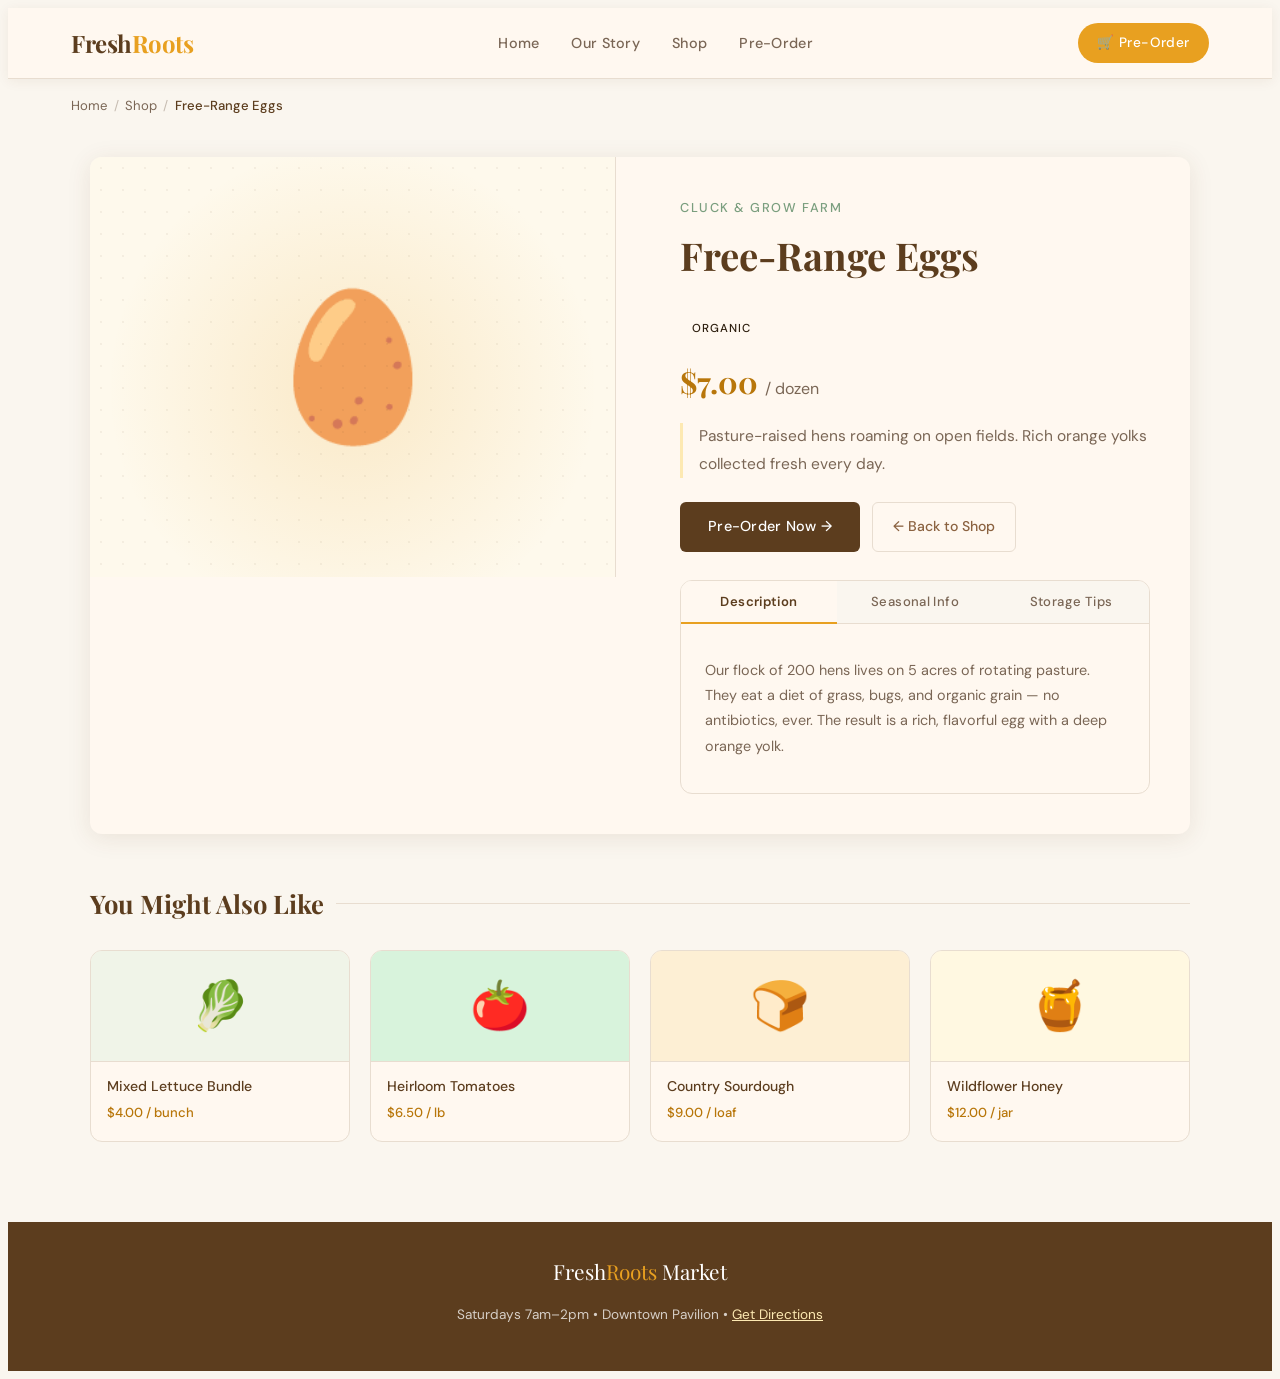
<file: class2/products/product-eggs.html>
<!DOCTYPE html>
<html lang="en">
<head>
  <meta charset="UTF-8">
  <meta name="viewport" content="width=device-width, initial-scale=1.0">
  <title>Free-Range Eggs - Fresh Roots Market</title>
  <link rel="stylesheet" href="product_detail.css">
</head>
<body>

  <!-- NAVBAR -->
  <nav>
    <a href="../index.html" class="logo">Fresh<span>Roots</span></a>
    <ul>
      <li><a href="../index.html">Home</a></li>
      <li><a href="../about.html">Our Story</a></li>
      <li><a href="../products.html">Shop</a></li>
      <li><a href="../order.html">Pre-Order</a></li>
    </ul>
    <a href="../order.html" class="nav-btn">🛒 Pre-Order</a>
  </nav>

  <!-- BREADCRUMB -->
  <div class="breadcrumb">
    <a href="../index.html">Home</a>
    <span class="sep">/</span>
    <a href="../products.html">Shop</a>
    <span class="sep">/</span>
    <span>Free-Range Eggs</span>
  </div>

  <!-- MAIN CONTENT -->
  <div class="section">
    <div class="detail-grid">

      <!-- LEFT: Product Image -->
      <div class="detail-img" style="background-color: #fef9ec;">
        🥚
      </div>

      <!-- RIGHT: Product Info -->
      <div class="detail-info">

        <span class="detail-vendor">Cluck &amp; Grow Farm</span>
        <h1>Free-Range Eggs</h1>

        <span class="detail-badge badge-organic">Organic</span>

        <div class="detail-price">
          $7.00 <small>/ dozen</small>
        </div>

        <p class="detail-desc">
          Pasture-raised hens roaming on open fields. Rich orange yolks collected fresh every day.
        </p>

        <div class="detail-buttons">
          <a href="../order.html" class="btn-order">Pre-Order Now →</a>
          <a href="../products.html" class="btn-back">← Back to Shop</a>
        </div>

        <!-- INFO TABS -->
        <div class="info-tabs">
          <div class="tab-buttons">
            <button class="tab-btn active" onclick="showTab('description', this)">Description</button>
            <button class="tab-btn" onclick="showTab('seasonal', this)">Seasonal Info</button>
            <button class="tab-btn" onclick="showTab('storage', this)">Storage Tips</button>
          </div>

          <div class="tab-panel active" id="tab-description">
            <p>Our flock of 200 hens lives on 5 acres of rotating pasture. They eat a diet of grass, bugs, and organic grain — no antibiotics, ever. The result is a rich, flavorful egg with a deep orange yolk.</p>
          </div>

          <div class="tab-panel" id="tab-seasonal">
            <p>Eggs are available year-round. Production naturally slows in winter as hens get less daylight.</p>
            <ul>
              <li>Available: Year-round</li>
              <li>Winter supply may be limited</li>
              <li>Collected fresh daily</li>
            </ul>
          </div>

          <div class="tab-panel" id="tab-storage">
            <p>Keep refrigerated. Unlike store eggs, our unwashed eggs can actually sit on the counter for a week. Once refrigerated, keep them cold.</p>
            <ul>
              <li>Refrigerate after purchase</li>
              <li>Best within 3 weeks</li>
              <li>Store in original carton</li>
              <li>Keep away from strong-smelling foods</li>
            </ul>
          </div>
        </div>

      </div>
    </div>
  </div>

  <!-- RELATED PRODUCTS -->
  <div class="related-section">
    <h2>You Might Also Like</h2>
    <div class="related-grid">
      <a href="product-lettuce.html" class="related-card">
        <div class="related-card-img" style="background-color: #f0f4e8;">🥬</div>
        <div class="related-card-body">
          <div class="related-card-name">Mixed Lettuce Bundle</div>
          <div class="related-card-price">$4.00 / bunch</div>
        </div>
      </a>
      <a href="product-tomatoes.html" class="related-card">
        <div class="related-card-img" style="background-color: #d8f3dc;">🍅</div>
        <div class="related-card-body">
          <div class="related-card-name">Heirloom Tomatoes</div>
          <div class="related-card-price">$6.50 / lb</div>
        </div>
      </a>
      <a href="product-sourdough.html" class="related-card">
        <div class="related-card-img" style="background-color: #fdefd4;">🍞</div>
        <div class="related-card-body">
          <div class="related-card-name">Country Sourdough</div>
          <div class="related-card-price">$9.00 / loaf</div>
        </div>
      </a>
      <a href="product-honey.html" class="related-card">
        <div class="related-card-img" style="background-color: #fff8e1;">🍯</div>
        <div class="related-card-body">
          <div class="related-card-name">Wildflower Honey</div>
          <div class="related-card-price">$12.00 / jar</div>
        </div>
      </a>
    </div>
  </div>

  <!-- FOOTER -->
  <footer>
    <span class="footer-logo">Fresh<span>Roots</span> Market</span>
    <p>Saturdays 7am–2pm &bull; Downtown Pavilion &bull; <a href="../about.html">Get Directions</a></p>
  </footer>

  <script>
    function showTab(tabName, clickedBtn) {
      var panels = document.querySelectorAll('.tab-panel');
      for (var i = 0; i < panels.length; i++) {
        panels[i].classList.remove('active');
      }
      var btns = document.querySelectorAll('.tab-btn');
      for (var i = 0; i < btns.length; i++) {
        btns[i].classList.remove('active');
      }
      document.getElementById('tab-' + tabName).classList.add('active');
      clickedBtn.classList.add('active');
    }
  </script>

</body>
</html>
</file>
<file: class2/products/product_detail.css>
@import url('https://fonts.googleapis.com/css2?family=Playfair+Display:ital,wght@0,400;0,700;1,400&family=DM+Sans:wght@300;400;500&display=swap');

:root {
  --cream:       #faf6ef;
  --warm-white:  #fff8f0;
  --honey:       #e8a020;
  --honey-light: #fde9b2;
  --honey-dark:  #b8760a;
  --earth:       #5c3d1e;
  --earth-light: #8b6240;
  --sage:        #7a9e7e;
  --text:        #2e1f0f;
  --text-muted:  #7a6655;
  --border:      #e8ddd0;

  --font-display: 'Playfair Display', Georgia, serif;
  --font-body:    'DM Sans', sans-serif;

  --radius:  12px;
  --radius-sm: 6px;
  --shadow:  0 4px 24px rgba(94,61,30,0.10);
  --shadow-lg: 0 12px 48px rgba(94,61,30,0.16);
}

body {
  font-family: var(--font-body);
  background-color: var(--cream);
  color: var(--text);
  font-size: 16px;
  line-height: 1.7;
  min-height: 100vh;
}

a { text-decoration: none; color: inherit; }
ul { list-style: none; }
img { max-width: 100%; }

/* ── Navbar ── */
nav {
  display: flex;
  align-items: center;
  justify-content: space-between;
  padding: 0 5%;
  height: 70px;
  background: var(--warm-white);
  border-bottom: 1px solid var(--border);
  position: sticky;
  top: 0;
  z-index: 100;
  box-shadow: 0 2px 12px rgba(94,61,30,0.07);
}

.logo {
  font-family: var(--font-display);
  font-size: 1.5rem;
  font-weight: 700;
  color: var(--earth);
  letter-spacing: -0.5px;
}
.logo span { color: var(--honey); }

nav ul {
  display: flex;
  gap: 2rem;
}
nav ul li a {
  font-size: 0.9rem;
  font-weight: 500;
  color: var(--text-muted);
  letter-spacing: 0.02em;
  transition: color 0.2s;
}
nav ul li a:hover { color: var(--earth); }

.nav-btn {
  background: var(--honey);
  color: #fff;
  font-family: var(--font-body);
  font-size: 0.85rem;
  font-weight: 500;
  padding: 0.5rem 1.2rem;
  border-radius: 50px;
  letter-spacing: 0.03em;
  transition: background 0.2s, transform 0.15s;
  white-space: nowrap;
}
.nav-btn:hover {
  background: var(--honey-dark);
  transform: translateY(-1px);
}

/* ── Breadcrumb ── */
.breadcrumb {
  padding: 1rem 5%;
  font-size: 0.82rem;
  color: var(--text-muted);
  display: flex;
  align-items: center;
  gap: 0.4rem;
}
.breadcrumb a { color: var(--text-muted); transition: color 0.2s; }
.breadcrumb a:hover { color: var(--honey-dark); }
.breadcrumb .sep { opacity: 0.4; }
.breadcrumb span:last-child { color: var(--earth); font-weight: 500; }

/* ── Main Section ── */
.section {
  max-width: 1100px;
  margin: 1.5rem auto 3rem;
  padding: 0 5%;
  animation: fadeUp 0.5s ease both;
}

/* ── Product Detail Grid ── */
.detail-grid {
  display: grid;
  grid-template-columns: 1fr 1fr;
  gap: 3rem;
  align-items: start;
  background: var(--warm-white);
  border-radius: var(--radius);
  box-shadow: var(--shadow);
  overflow: hidden;
  padding: 0;
}

/* ── Product Image Panel ── */
.detail-img {
  display: flex;
  align-items: center;
  justify-content: center;
  font-size: 9rem;
  min-height: 420px;
  border-right: 1px solid var(--border);
  position: relative;
  /* layered warm gradient behind the emoji */
  background-image:
    radial-gradient(circle at 50% 55%, rgba(232,160,32,0.18) 0%, transparent 70%) !important;
  transition: transform 0.3s ease;
  cursor: default;
}
.detail-img:hover { transform: scale(1.1); }

/* decorative dot pattern overlay */
.detail-img::before {
  content: '';
  position: absolute;
  inset: 0;
  background-image: radial-gradient(circle, rgba(92,61,30,0.06) 1px, transparent 1px);
  background-size: 22px 22px;
  pointer-events: none;
}

/* ── Product Info Panel ── */
.detail-info {
  padding: 2.5rem 2.5rem 2.5rem 1rem;
  display: flex;
  flex-direction: column;
  gap: 0.75rem;
}

.detail-vendor {
  font-size: 0.8rem;
  font-weight: 500;
  letter-spacing: 0.12em;
  text-transform: uppercase;
  color: var(--sage);
}

.detail-info h1 {
  font-family: var(--font-display);
  font-size: 2.4rem;
  font-weight: 700;
  line-height: 1.15;
  color: var(--earth);
  margin-top: 0.1rem;
}

/* ── Badges ── */
.detail-badge {
  display: inline-block;
  font-size: 0.72rem;
  font-weight: 500;
  letter-spacing: 0.08em;
  text-transform: uppercase;
  padding: 0.3rem 0.75rem;
  border-radius: 50px;
  width: fit-content;
}
.badge-bestseller {
  background: var(--honey-light);
  color: var(--honey-dark);
  border: 1px solid rgba(232,160,32,0.3);
}
.badge-new    { background: #d8f3dc; color: #2d6a4f; border: 1px solid rgba(45,106,79,0.2); }
.badge-limited{ background: #fdeaea; color: #9b2335; border: 1px solid rgba(155,35,53,0.2); }

/* ── Price ── */
.detail-price {
  font-family: var(--font-display);
  font-size: 1.9rem;
  font-weight: 700;
  color: var(--honey-dark);
}
.detail-price small {
  font-family: var(--font-body);
  font-size: 1rem;
  font-weight: 400;
  color: var(--text-muted);
}

/* ── Description ── */
.detail-desc {
  font-size: 0.97rem;
  color: var(--text-muted);
  line-height: 1.75;
  border-left: 3px solid var(--honey-light);
  padding-left: 1rem;
  margin: 0.25rem 0;
}

/* ── Buttons ── */
.detail-buttons {
  display: flex;
  gap: 0.75rem;
  flex-wrap: wrap;
  margin-top: 0.5rem;
}

.btn-order {
  background: var(--earth);
  color: #fff;
  font-family: var(--font-body);
  font-size: 0.9rem;
  font-weight: 500;
  padding: 0.75rem 1.75rem;
  border-radius: var(--radius-sm);
  letter-spacing: 0.02em;
  transition: background 0.2s, transform 0.15s, box-shadow 0.2s;
  display: inline-block;
}
.btn-order:hover {
  background: var(--honey-dark);
  transform: translateY(-2px);
  box-shadow: 0 6px 20px rgba(184,118,10,0.3);
}

.btn-back {
  background: transparent;
  color: var(--earth-light);
  font-family: var(--font-body);
  font-size: 0.88rem;
  font-weight: 500;
  padding: 0.75rem 1.25rem;
  border-radius: var(--radius-sm);
  border: 1.5px solid var(--border);
  transition: border-color 0.2s, color 0.2s, background 0.2s;
  display: inline-block;
}
.btn-back:hover {
  border-color: var(--earth-light);
  background: var(--cream);
  color: var(--earth);
}

/* ── Info Tabs ── */
.info-tabs {
  margin-top: 1rem;
  border: 1px solid var(--border);
  border-radius: var(--radius);
  overflow: hidden;
}

.tab-buttons {
  display: flex;
  background: var(--cream);
  border-bottom: 1px solid var(--border);
}

.tab-btn {
  flex: 1;
  background: none;
  border: none;
  padding: 0.75rem 0.5rem;
  font-family: var(--font-body);
  font-size: 0.82rem;
  font-weight: 500;
  color: var(--text-muted);
  cursor: pointer;
  letter-spacing: 0.03em;
  border-bottom: 2px solid transparent;
  margin-bottom: -1px;
  transition: color 0.2s, border-color 0.2s, background 0.2s;
}
.tab-btn:hover { color: var(--earth); background: rgba(232,160,32,0.06); }
.tab-btn.active {
  color: var(--earth);
  border-bottom-color: var(--honey);
  background: var(--warm-white);
  font-weight: 600;
}

.tab-panel {
  display: none;
  padding: 1.25rem 1.5rem;
  font-size: 0.9rem;
  color: var(--text-muted);
  line-height: 1.75;
  animation: fadeIn 0.25s ease;
}
.tab-panel.active { display: block; }
.tab-panel ul { margin-top: 0.75rem; display: flex; flex-direction: column; gap: 0.4rem; }
.tab-panel ul li {
  padding-left: 1.1rem;
  position: relative;
}
.tab-panel ul li::before {
  content: '✦';
  position: absolute;
  left: 0;
  font-size: 0.55rem;
  top: 0.35rem;
  color: var(--honey);
}

/*@keyframes fadeIn {
  from { opacity: 0; transform: translateY(6px); }
  to   { opacity: 1; transform: translateY(0); }
}

/* ── Related Products ── */
.related-section {
  max-width: 1100px;
  margin: 0 auto 5rem;
  padding: 0 5%;
}

.related-section h2 {
  font-family: var(--font-display);
  font-size: 1.6rem;
  font-weight: 700;
  color: var(--earth);
  margin-bottom: 1.5rem;
  display: flex;
  align-items: center;
  gap: 0.75rem;
}
.related-section h2::after {
  content: '';
  flex: 1;
  height: 1px;
  background: var(--border);
}

.related-grid {
  display: grid;
  grid-template-columns: repeat(4, 1fr);
  gap: 1.25rem;
}

.related-card {
  display: flex;
  flex-direction: column;
  background: var(--warm-white);
  border-radius: var(--radius);
  border: 1px solid var(--border);
  overflow: hidden;
  transition: transform 0.25s, box-shadow 0.25s;
  color: var(--text);
}
.related-card:hover {
  transform: translateY(-4px);
  box-shadow: var(--shadow-lg);
}

.related-card-img {
  display: flex;
  align-items: center;
  justify-content: center;
  font-size: 3rem;
  height: 110px;
  transition: transform 0.3s;
}
.related-card:hover .related-card-img { transform: scale(1.1); }

.related-card-body {
  padding: 0.85rem 1rem 1rem;
  border-top: 1px solid var(--border);
}
.related-card-name {
  font-size: 0.88rem;
  font-weight: 500;
  color: var(--earth);
  margin-bottom: 0.2rem;
}
.related-card-price {
  font-size: 0.82rem;
  color: var(--honey-dark);
  font-weight: 500;
}

/* ── Footer ── */
footer {
  background: var(--earth);
  color: rgba(255,255,255,0.75);
  text-align: center;
  padding: 2rem 5%;
  font-size: 0.85rem;
}
.footer-logo {
  display: block;
  font-family: var(--font-display);
  font-size: 1.3rem;
  color: #fff;
  margin-bottom: 0.4rem;
}
.footer-logo span { color: var(--honey); }
footer a { color: var(--honey-light); text-decoration: underline; }
footer a:hover { color: var(--honey); }

/* ── Responsive ── */
@media (max-width: 860px) {
  .detail-grid {
    grid-template-columns: 1fr;
  }
  .detail-img {
    min-height: 260px;
    border-right: none;
    border-bottom: 1px solid var(--border);
  }
  .detail-info {
    padding: 2rem;
  }
  .related-grid {
    grid-template-columns: repeat(2, 1fr);
  }
  .detail-info h1 { font-size: 1.9rem; }
}

@media (max-width: 560px) {
  nav ul { display: none; }
  .related-grid { grid-template-columns: repeat(2, 1fr); gap: 0.75rem; }
  .tab-btn { font-size: 0.75rem; padding: 0.65rem 0.25rem; }
  .detail-info h1 { font-size: 1.6rem; }
}
</file>
<file: class2/index.css>
/* ── Index-specific overrides ── */
    :root {
      --sage-light: #d8f0db;
      --radius:     14px;
      --radius-sm:  7px;
    }

    body { overflow-x: hidden; }

    /* =============================================
       HERO SECTION
       ============================================= */
    .hero {
      min-height: 88vh;
      display: flex;
      align-items: center;
      padding: 5rem 5% 4rem;
      position: relative;
      overflow: hidden;
      /* layered warm background */
      background:
        radial-gradient(ellipse at 80% 40%, rgba(232,160,32,0.13) 0%, transparent 55%),
        radial-gradient(ellipse at 10% 80%, rgba(122,158,126,0.10) 0%, transparent 50%),
        var(--cream);
    }

    /* decorative dot pattern behind the hero */
    .hero::before {
      content: '';
      position: absolute;
      inset: 0;
      background-image: radial-gradient(circle, rgba(92,61,30,0.05) 1px, transparent 1px);
      background-size: 28px 28px;
      pointer-events: none;
    }

    /* big decorative circle in the top-right */
    .hero::after {
      content: '';
      position: absolute;
      top: -120px;
      right: -120px;
      width: 550px;
      height: 550px;
      border-radius: 50%;
      border: 2px solid rgba(232,160,32,0.15);
      pointer-events: none;
    }

    .hero-inner {
      max-width: 1100px;
      margin: 0 auto;
      width: 100%;
      display: grid;
      grid-template-columns: 1fr 1fr;
      gap: 4rem;
      align-items: center;
    }

    .hero-text { animation: fadeUp 0.6s ease both; }

    .hero-tag {
      display: inline-flex;
      align-items: center;
      gap: 0.5rem;
      background: var(--honey-light);
      color: var(--honey-dark);
      font-size: 0.78rem;
      font-weight: 500;
      letter-spacing: 0.1em;
      text-transform: uppercase;
      padding: 0.35rem 0.9rem;
      border-radius: 50px;
      margin-bottom: 1.5rem;
      border: 1px solid rgba(232,160,32,0.3);
    }

    .hero h1 {
      font-family: var(--font-display);
      font-size: clamp(2.5rem, 5vw, 4rem);
      font-weight: 700;
      line-height: 1.1;
      color: var(--earth);
      margin-bottom: 1.25rem;
    }
    /* italic style on part of the heading */
    .hero h1 em {
      font-style: italic;
      color: var(--honey-dark);
    }

    .hero-desc {
      font-size: 1.05rem;
      color: var(--text-muted);
      max-width: 480px;
      margin-bottom: 2rem;
      line-height: 1.8;
    }

    .hero-buttons {
      display: flex;
      gap: 1rem;
      flex-wrap: wrap;
    }
    .btn-primary {
      background: var(--earth);
      color: #fff;
      font-size: 0.95rem;
      font-weight: 500;
      padding: 0.85rem 2rem;
      border-radius: var(--radius-sm);
      transition: background 0.2s, transform 0.15s, box-shadow 0.2s;
      display: inline-block;
    }
    .btn-primary:hover {
      background: var(--honey-dark);
      transform: translateY(-2px);
      box-shadow: 0 8px 24px rgba(184,118,10,0.3);
    }
    .btn-secondary {
      background: transparent;
      color: var(--earth);
      font-size: 0.95rem;
      font-weight: 500;
      padding: 0.85rem 2rem;
      border-radius: var(--radius-sm);
      border: 1.5px solid var(--border);
      transition: border-color 0.2s, background 0.2s;
      display: inline-block;
    }
    .btn-secondary:hover {
      border-color: var(--earth-light);
      background: var(--warm-white);
    }

    /* market info badges below the buttons */
    .hero-meta {
      display: flex;
      gap: 1.5rem;
      margin-top: 2rem;
      flex-wrap: wrap;
    }
    .meta-item {
      display: flex;
      align-items: center;
      gap: 0.4rem;
      font-size: 0.82rem;
      color: var(--text-muted);
    }
    .meta-item .icon { font-size: 1rem; }

    /* right side: floating emoji produce display */
    .hero-visual {
      display: grid;
      grid-template-columns: 1fr 1fr;
      gap: 1rem;
      animation: fadeUp 0.6s 0.15s ease both;
      opacity: 0;
      animation-fill-mode: forwards;
    }
    .hero-card {
      background: var(--warm-white);
      border: 1px solid var(--border);
      border-radius: var(--radius);
      padding: 1.5rem 1rem;
      text-align: center;
      box-shadow: var(--shadow);
      transition: transform 0.25s, box-shadow 0.25s;
      cursor: default;
    }
    .hero-card:hover {
      transform: translateY(-5px);
      box-shadow: var(--shadow-lg);
    }
    .hero-card .emoji { font-size: 3rem; display: block; margin-bottom: 0.5rem; }
    .hero-card .card-name {
      font-size: 0.82rem;
      font-weight: 500;
      color: var(--earth);
    }
    .hero-card .card-price {
      font-size: 0.75rem;
      color: var(--honey-dark);
      margin-top: 0.15rem;
    }
    /* offset the second column downward for visual interest */
    .hero-visual .col-b { margin-top: 1.5rem; }


    /* =============================================
       FEATURED PRODUCTS
       ============================================= */
    .products-section {
      max-width: 1100px;
      margin: 5rem auto;
      padding: 0 5%;
    }

    .section-header {
      display: flex;
      align-items: flex-end;
      justify-content: space-between;
      margin-bottom: 2.5rem;
      gap: 1rem;
    }
    .section-header h2 {
      font-family: var(--font-display);
      font-size: 2rem;
      font-weight: 700;
      color: var(--earth);
      line-height: 1.2;
    }
    .section-header h2 em {
      font-style: italic;
      color: var(--honey-dark);
    }
    .section-link {
      font-size: 0.85rem;
      font-weight: 500;
      color: var(--honey-dark);
      border-bottom: 1px solid var(--honey-light);
      padding-bottom: 1px;
      white-space: nowrap;
      transition: color 0.2s, border-color 0.2s;
    }
    .section-link:hover { color: var(--earth); border-color: var(--earth); }

    .products-grid {
      display: grid;
      grid-template-columns: repeat(3, 1fr);
      gap: 1.5rem;
    }

    /* one large card spanning 2 columns */
    .product-card {
      background: var(--warm-white);
      border: 1px solid var(--border);
      border-radius: var(--radius);
      overflow: hidden;
      transition: transform 0.25s, box-shadow 0.25s;
      display: flex;
      flex-direction: column;
    }
    .product-card:hover {
      transform: translateY(-5px);
      box-shadow: var(--shadow-lg);
    }
    .product-card.featured {
      grid-column: span 2;
      flex-direction: row;
    }

    .product-img {
      display: flex;
      align-items: center;
      justify-content: center;
      font-size: 4rem;
      height: 160px;
      position: relative;
      flex-shrink: 0;
    }
    .product-card.featured .product-img {
      width: 220px;
      height: auto;
      font-size: 5rem;
      border-right: 1px solid var(--border);
    }

    .product-body {
      padding: 1.25rem 1.25rem 1.5rem;
      display: flex;
      flex-direction: column;
      flex: 1;
    }
    .product-vendor {
      font-size: 0.72rem;
      font-weight: 500;
      letter-spacing: 0.1em;
      text-transform: uppercase;
      color: var(--sage);
      margin-bottom: 0.3rem;
    }
    .product-name {
      font-family: var(--font-display);
      font-size: 1.15rem;
      font-weight: 700;
      color: var(--earth);
      margin-bottom: 0.4rem;
    }
    .product-card.featured .product-name { font-size: 1.5rem; }
    .product-desc {
      font-size: 0.85rem;
      color: var(--text-muted);
      line-height: 1.65;
      flex: 1;
      margin-bottom: 1rem;
    }
    .product-footer {
      display: flex;
      align-items: center;
      justify-content: space-between;
      gap: 0.5rem;
    }
    .product-price {
      font-family: var(--font-display);
      font-size: 1.2rem;
      font-weight: 700;
      color: var(--honey-dark);
    }
    .product-price small {
      font-family: var(--font-body);
      font-size: 0.78rem;
      font-weight: 400;
      color: var(--text-muted);
    }
    .product-badge {
      font-size: 0.68rem;
      font-weight: 500;
      letter-spacing: 0.06em;
      text-transform: uppercase;
      padding: 0.25rem 0.6rem;
      border-radius: 50px;
    }
    .badge-best { background: var(--honey-light); color: var(--honey-dark); }
    .badge-new  { background: var(--sage-light);  color: #2d6a4f; }
    .badge-ltd  { background: #fdeaea; color: #9b2335; }

    .btn-view {
      font-size: 0.78rem;
      font-weight: 500;
      color: var(--earth);
      border: 1.5px solid var(--border);
      padding: 0.4rem 0.9rem;
      border-radius: var(--radius-sm);
      transition: background 0.2s, border-color 0.2s;
      white-space: nowrap;
    }
    .btn-view:hover { background: var(--cream); border-color: var(--earth-light); }

    /* =============================================
       STATS ROW
       ============================================= */
    .stats {
      max-width: 1100px;
      margin: 5rem auto;
      padding: 0 5%;
      display: grid;
      grid-template-columns: repeat(4, 1fr);
      gap: 1.5rem;
      text-align: center;
    }
    .stat-card {
      background: var(--warm-white);
      border: 1px solid var(--border);
      border-radius: var(--radius);
      padding: 2rem 1rem;
      box-shadow: var(--shadow);
    }
    .stat-num {
      font-family: var(--font-display);
      font-size: 2.5rem;
      font-weight: 700;
      color: var(--honey-dark);
      line-height: 1;
      margin-bottom: 0.4rem;
    }
    .stat-label {
      font-size: 0.82rem;
      color: var(--text-muted);
      font-weight: 500;
      letter-spacing: 0.04em;
    }


    /* =============================================
       FOOTER
       ============================================= */
    footer {
      padding: 3rem 5% 2rem;
      text-align: left;
    }
    .footer-col ul li a { text-decoration: none; }
    .footer-grid {
      max-width: 1100px;
      margin: 0 auto 2.5rem;
      display: grid;
      grid-template-columns: 2fr 1fr 1fr;
      gap: 3rem;
    }
    .footer-brand .footer-logo {
      font-family: var(--font-display);
      font-size: 1.4rem;
      color: #fff;
      display: block;
      margin-bottom: 0.75rem;
    }
    .footer-brand .footer-logo span { color: var(--honey); }
    .footer-brand p { font-size: 0.85rem; line-height: 1.75; max-width: 280px; }

    .footer-col h4 {
      font-size: 0.78rem;
      font-weight: 600;
      letter-spacing: 0.1em;
      text-transform: uppercase;
      color: rgba(255,255,255,0.5);
      margin-bottom: 1rem;
    }
    .footer-col ul { display: flex; flex-direction: column; gap: 0.6rem; }
    .footer-col ul li a {
      font-size: 0.88rem;
      color: rgba(255,255,255,0.7);
      transition: color 0.2s;
    }
    .footer-col ul li a:hover { color: var(--honey); }

    .footer-bottom {
      max-width: 1100px;
      margin: 0 auto;
      padding-top: 1.5rem;
      border-top: 1px solid rgba(255,255,255,0.1);
      display: flex;
      align-items: center;
      justify-content: space-between;
      font-size: 0.78rem;
      color: rgba(255,255,255,0.4);
      flex-wrap: wrap;
      gap: 0.5rem;
    }

    /* =============================================
       ANIMATIONS
       ============================================= */
    @keyframes fadeUp {
      from { opacity: 0; transform: translateY(24px); }
      to   { opacity: 1; transform: translateY(0); }
    }

    /* =============================================
       RESPONSIVE — tablet & mobile
       ============================================= */
    @media (max-width: 900px) {
      .hero-inner { grid-template-columns: 1fr; gap: 2.5rem; }
      .hero-visual { grid-template-columns: repeat(4, 1fr); }
      .hero-visual .col-b { margin-top: 0; }
      .hero { min-height: auto; padding: 4rem 5%; }
      .products-grid { grid-template-columns: 1fr 1fr; }
      .product-card.featured { grid-column: span 2; }
      .stats { grid-template-columns: repeat(2, 1fr); }
      .footer-grid { grid-template-columns: 1fr 1fr; }
    }

    @media (max-width: 600px) {
      nav ul { display: none; }
      .hero h1 { font-size: 2.2rem; }
      .hero-visual { grid-template-columns: repeat(2, 1fr); }
      .products-grid { grid-template-columns: 1fr; }
      .product-card.featured { grid-column: span 1; flex-direction: column; }
      .product-card.featured .product-img { width: 100%; border-right: none; border-bottom: 1px solid var(--border); }
      .stats { grid-template-columns: repeat(2, 1fr); }
      .newsletter-inner { flex-direction: column; padding: 2rem; }
      .footer-grid { grid-template-columns: 1fr; gap: 2rem; }
      .section-header { flex-direction: column; align-items: flex-start; }
    }
</file>
<file: products/product_detail.css>
@import url('https://fonts.googleapis.com/css2?family=Playfair+Display:ital,wght@0,400;0,700;1,400&family=DM+Sans:wght@300;400;500&display=swap');

:root {
  --cream:       #faf6ef;
  --warm-white:  #fff8f0;
  --honey:       #e8a020;
  --honey-light: #fde9b2;
  --honey-dark:  #b8760a;
  --earth:       #5c3d1e;
  --earth-light: #8b6240;
  --sage:        #7a9e7e;
  --text:        #2e1f0f;
  --text-muted:  #7a6655;
  --border:      #e8ddd0;

  --font-display: 'Playfair Display', Georgia, serif;
  --font-body:    'DM Sans', sans-serif;

  --radius:  12px;
  --radius-sm: 6px;
  --shadow:  0 4px 24px rgba(94,61,30,0.10);
  --shadow-lg: 0 12px 48px rgba(94,61,30,0.16);
}

body {
  font-family: var(--font-body);
  background-color: var(--cream);
  color: var(--text);
  font-size: 16px;
  line-height: 1.7;
  min-height: 100vh;
}

a { text-decoration: none; color: inherit; }
ul { list-style: none; }
img { max-width: 100%; }

/* ── Navbar ── */
nav {
  display: flex;
  align-items: center;
  justify-content: space-between;
  padding: 0 5%;
  height: 70px;
  background: var(--warm-white);
  border-bottom: 1px solid var(--border);
  position: sticky;
  top: 0;
  z-index: 100;
  box-shadow: 0 2px 12px rgba(94,61,30,0.07);
}

.logo {
  font-family: var(--font-display);
  font-size: 1.5rem;
  font-weight: 700;
  color: var(--earth);
  letter-spacing: -0.5px;
}
.logo span { color: var(--honey); }

nav ul {
  display: flex;
  gap: 2rem;
}
nav ul li a {
  font-size: 0.9rem;
  font-weight: 500;
  color: var(--text-muted);
  letter-spacing: 0.02em;
  transition: color 0.2s;
}
nav ul li a:hover { color: var(--earth); }

.nav-btn {
  background: var(--honey);
  color: #fff;
  font-family: var(--font-body);
  font-size: 0.85rem;
  font-weight: 500;
  padding: 0.5rem 1.2rem;
  border-radius: 50px;
  letter-spacing: 0.03em;
  transition: background 0.2s, transform 0.15s;
  white-space: nowrap;
}
.nav-btn:hover {
  background: var(--honey-dark);
  transform: translateY(-1px);
}

/* ── Breadcrumb ── */
.breadcrumb {
  padding: 1rem 5%;
  font-size: 0.82rem;
  color: var(--text-muted);
  display: flex;
  align-items: center;
  gap: 0.4rem;
}
.breadcrumb a { color: var(--text-muted); transition: color 0.2s; }
.breadcrumb a:hover { color: var(--honey-dark); }
.breadcrumb .sep { opacity: 0.4; }
.breadcrumb span:last-child { color: var(--earth); font-weight: 500; }

/* ── Main Section ── */
.section {
  max-width: 1100px;
  margin: 1.5rem auto 3rem;
  padding: 0 5%;
  animation: fadeUp 0.5s ease both;
}

/* ── Product Detail Grid ── */
.detail-grid {
  display: grid;
  grid-template-columns: 1fr 1fr;
  gap: 3rem;
  align-items: start;
  background: var(--warm-white);
  border-radius: var(--radius);
  box-shadow: var(--shadow);
  overflow: hidden;
  padding: 0;
}

/* ── Product Image Panel ── */
.detail-img {
  display: flex;
  align-items: center;
  justify-content: center;
  font-size: 9rem;
  min-height: 420px;
  border-right: 1px solid var(--border);
  position: relative;
  /* layered warm gradient behind the emoji */
  background-image:
    radial-gradient(circle at 50% 55%, rgba(232,160,32,0.18) 0%, transparent 70%) !important;
  transition: transform 0.3s ease;
  cursor: default;
}
.detail-img:hover { transform: scale(1.1); }

/* decorative dot pattern overlay */
.detail-img::before {
  content: '';
  position: absolute;
  inset: 0;
  background-image: radial-gradient(circle, rgba(92,61,30,0.06) 1px, transparent 1px);
  background-size: 22px 22px;
  pointer-events: none;
}

/* ── Product Info Panel ── */
.detail-info {
  padding: 2.5rem 2.5rem 2.5rem 1rem;
  display: flex;
  flex-direction: column;
  gap: 0.75rem;
}

.detail-vendor {
  font-size: 0.8rem;
  font-weight: 500;
  letter-spacing: 0.12em;
  text-transform: uppercase;
  color: var(--sage);
}

.detail-info h1 {
  font-family: var(--font-display);
  font-size: 2.4rem;
  font-weight: 700;
  line-height: 1.15;
  color: var(--earth);
  margin-top: 0.1rem;
}

/* ── Badges ── */
.detail-badge {
  display: inline-block;
  font-size: 0.72rem;
  font-weight: 500;
  letter-spacing: 0.08em;
  text-transform: uppercase;
  padding: 0.3rem 0.75rem;
  border-radius: 50px;
  width: fit-content;
}
.badge-bestseller {
  background: var(--honey-light);
  color: var(--honey-dark);
  border: 1px solid rgba(232,160,32,0.3);
}
.badge-new    { background: #d8f3dc; color: #2d6a4f; border: 1px solid rgba(45,106,79,0.2); }
.badge-limited{ background: #fdeaea; color: #9b2335; border: 1px solid rgba(155,35,53,0.2); }

/* ── Price ── */
.detail-price {
  font-family: var(--font-display);
  font-size: 1.9rem;
  font-weight: 700;
  color: var(--honey-dark);
}
.detail-price small {
  font-family: var(--font-body);
  font-size: 1rem;
  font-weight: 400;
  color: var(--text-muted);
}

/* ── Description ── */
.detail-desc {
  font-size: 0.97rem;
  color: var(--text-muted);
  line-height: 1.75;
  border-left: 3px solid var(--honey-light);
  padding-left: 1rem;
  margin: 0.25rem 0;
}

/* ── Buttons ── */
.detail-buttons {
  display: flex;
  gap: 0.75rem;
  flex-wrap: wrap;
  margin-top: 0.5rem;
}

.btn-order {
  background: var(--earth);
  color: #fff;
  font-family: var(--font-body);
  font-size: 0.9rem;
  font-weight: 500;
  padding: 0.75rem 1.75rem;
  border-radius: var(--radius-sm);
  letter-spacing: 0.02em;
  transition: background 0.2s, transform 0.15s, box-shadow 0.2s;
  display: inline-block;
}
.btn-order:hover {
  background: var(--honey-dark);
  transform: translateY(-2px);
  box-shadow: 0 6px 20px rgba(184,118,10,0.3);
}

.btn-back {
  background: transparent;
  color: var(--earth-light);
  font-family: var(--font-body);
  font-size: 0.88rem;
  font-weight: 500;
  padding: 0.75rem 1.25rem;
  border-radius: var(--radius-sm);
  border: 1.5px solid var(--border);
  transition: border-color 0.2s, color 0.2s, background 0.2s;
  display: inline-block;
}
.btn-back:hover {
  border-color: var(--earth-light);
  background: var(--cream);
  color: var(--earth);
}

/* ── Info Tabs ── */
.info-tabs {
  margin-top: 1rem;
  border: 1px solid var(--border);
  border-radius: var(--radius);
  overflow: hidden;
}

.tab-buttons {
  display: flex;
  background: var(--cream);
  border-bottom: 1px solid var(--border);
}

.tab-btn {
  flex: 1;
  background: none;
  border: none;
  padding: 0.75rem 0.5rem;
  font-family: var(--font-body);
  font-size: 0.82rem;
  font-weight: 500;
  color: var(--text-muted);
  cursor: pointer;
  letter-spacing: 0.03em;
  border-bottom: 2px solid transparent;
  margin-bottom: -1px;
  transition: color 0.2s, border-color 0.2s, background 0.2s;
}
.tab-btn:hover { color: var(--earth); background: rgba(232,160,32,0.06); }
.tab-btn.active {
  color: var(--earth);
  border-bottom-color: var(--honey);
  background: var(--warm-white);
  font-weight: 600;
}

.tab-panel {
  display: none;
  padding: 1.25rem 1.5rem;
  font-size: 0.9rem;
  color: var(--text-muted);
  line-height: 1.75;
  animation: fadeIn 0.25s ease;
}
.tab-panel.active { display: block; }
.tab-panel ul { margin-top: 0.75rem; display: flex; flex-direction: column; gap: 0.4rem; }
.tab-panel ul li {
  padding-left: 1.1rem;
  position: relative;
}
.tab-panel ul li::before {
  content: '✦';
  position: absolute;
  left: 0;
  font-size: 0.55rem;
  top: 0.35rem;
  color: var(--honey);
}

/*@keyframes fadeIn {
  from { opacity: 0; transform: translateY(6px); }
  to   { opacity: 1; transform: translateY(0); }
}

/* ── Related Products ── */
.related-section {
  max-width: 1100px;
  margin: 0 auto 5rem;
  padding: 0 5%;
}

.related-section h2 {
  font-family: var(--font-display);
  font-size: 1.6rem;
  font-weight: 700;
  color: var(--earth);
  margin-bottom: 1.5rem;
  display: flex;
  align-items: center;
  gap: 0.75rem;
}
.related-section h2::after {
  content: '';
  flex: 1;
  height: 1px;
  background: var(--border);
}

.related-grid {
  display: grid;
  grid-template-columns: repeat(4, 1fr);
  gap: 1.25rem;
}

.related-card {
  display: flex;
  flex-direction: column;
  background: var(--warm-white);
  border-radius: var(--radius);
  border: 1px solid var(--border);
  overflow: hidden;
  transition: transform 0.25s, box-shadow 0.25s;
  color: var(--text);
}
.related-card:hover {
  transform: translateY(-4px);
  box-shadow: var(--shadow-lg);
}

.related-card-img {
  display: flex;
  align-items: center;
  justify-content: center;
  font-size: 3rem;
  height: 110px;
  transition: transform 0.3s;
}
.related-card:hover .related-card-img { transform: scale(1.1); }

.related-card-body {
  padding: 0.85rem 1rem 1rem;
  border-top: 1px solid var(--border);
}
.related-card-name {
  font-size: 0.88rem;
  font-weight: 500;
  color: var(--earth);
  margin-bottom: 0.2rem;
}
.related-card-price {
  font-size: 0.82rem;
  color: var(--honey-dark);
  font-weight: 500;
}

/* ── Footer ── */
footer {
  background: var(--earth);
  color: rgba(255,255,255,0.75);
  text-align: center;
  padding: 2rem 5%;
  font-size: 0.85rem;
}
.footer-logo {
  display: block;
  font-family: var(--font-display);
  font-size: 1.3rem;
  color: #fff;
  margin-bottom: 0.4rem;
}
.footer-logo span { color: var(--honey); }
footer a { color: var(--honey-light); text-decoration: underline; }
footer a:hover { color: var(--honey); }

/* ── Responsive ── */
@media (max-width: 860px) {
  .detail-grid {
    grid-template-columns: 1fr;
  }
  .detail-img {
    min-height: 260px;
    border-right: none;
    border-bottom: 1px solid var(--border);
  }
  .detail-info {
    padding: 2rem;
  }
  .related-grid {
    grid-template-columns: repeat(2, 1fr);
  }
  .detail-info h1 { font-size: 1.9rem; }
}

@media (max-width: 560px) {
  nav ul { display: none; }
  .related-grid { grid-template-columns: repeat(2, 1fr); gap: 0.75rem; }
  .tab-btn { font-size: 0.75rem; padding: 0.65rem 0.25rem; }
  .detail-info h1 { font-size: 1.6rem; }
}
</file>
<file: about.css>
/* ==========================================
   ABOUT / OUR STORY PAGE
   ========================================== */

:root {
  --sage-light: #d8f0db;
  --radius: 14px;
  --radius-sm: 7px;
}

body { overflow-x: hidden; }

/* =============================================
   PAGE HERO
   ============================================= */
.story-hero {
  padding: 4rem 5% 3rem;
  text-align: center;
  position: relative;
  overflow: hidden;
  background:
    radial-gradient(ellipse at 80% 20%, rgba(232,160,32,0.13) 0%, transparent 55%),
    radial-gradient(ellipse at 10% 80%, rgba(122,158,126,0.10) 0%, transparent 50%),
    var(--cream);
}

.story-hero::before {
  content: '';
  position: absolute;
  inset: 0;
  background-image: radial-gradient(circle, rgba(92,61,30,0.05) 1px, transparent 1px);
  background-size: 28px 28px;
  pointer-events: none;
}

.story-hero-inner {
  max-width: 800px;
  margin: 0 auto;
  position: relative;
  z-index: 1;
  animation: fadeUp 0.6s ease both;
}

.story-hero-tag {
  display: inline-flex;
  align-items: center;
  gap: 0.5rem;
  background: var(--honey-light);
  color: var(--honey-dark);
  font-size: 0.78rem;
  font-weight: 500;
  letter-spacing: 0.1em;
  text-transform: uppercase;
  padding: 0.35rem 0.9rem;
  border-radius: 50px;
  margin-bottom: 1.5rem;
  border: 1px solid rgba(232,160,32,0.3);
}

.story-hero h1 {
  font-family: var(--font-display);
  font-size: clamp(2.5rem, 5vw, 4rem);
  font-weight: 700;
  line-height: 1.1;
  color: var(--earth);
  margin-bottom: 1.25rem;
}
.story-hero h1 em {
  font-style: italic;
  color: var(--honey-dark);
}

.story-hero-desc {
  font-size: 1.05rem;
  color: var(--text-muted);
  max-width: 600px;
  margin: 0 auto;
  line-height: 1.8;
}

/* =============================================
   STORY SECTION
   ============================================= */
.story-section {
  max-width: 1100px;
  margin: 5rem auto;
  padding: 0 5%;
}

.story-grid {
  display: grid;
  grid-template-columns: 1fr 1fr;
  gap: 4rem;
  align-items: center;
}

.story-eyebrow {
  display: inline-block;
  font-size: 0.78rem;
  font-weight: 500;
  letter-spacing: 0.12em;
  text-transform: uppercase;
  color: var(--sage);
  margin-bottom: 0.75rem;
}

.story-text h2 {
  font-family: var(--font-display);
  font-size: 2.2rem;
  font-weight: 700;
  line-height: 1.2;
  color: var(--earth);
  margin-bottom: 1.5rem;
}
.story-text h2 em {
  font-style: italic;
  color: var(--honey-dark);
}

.story-text p {
  font-size: 1rem;
  color: var(--text-muted);
  line-height: 1.85;
  margin-bottom: 1rem;
}

.story-visual {
  display: grid;
  grid-template-columns: 1fr 1fr;
  gap: 1rem;
}

.story-card {
  background: var(--warm-white);
  border: 1px solid var(--border);
  border-radius: var(--radius);
  padding: 1.5rem 1.25rem;
  display: flex;
  align-items: center;
  gap: 1rem;
  box-shadow: var(--shadow);
  transition: transform 0.25s, box-shadow 0.25s;
}
.story-card:hover {
  transform: translateY(-4px);
  box-shadow: var(--shadow-lg);
}
.story-card-2 { margin-top: 1.5rem; }
.story-card-3 { margin-top: -1.5rem; }

.story-emoji {
  font-size: 2.2rem;
  flex-shrink: 0;
}
.story-card-title {
  font-family: var(--font-display);
  font-size: 1rem;
  font-weight: 700;
  color: var(--earth);
}
.story-card-sub {
  font-size: 0.78rem;
  color: var(--text-muted);
  margin-top: 0.15rem;
}

/* =============================================
   VALUES SECTION
   ============================================= */
.values-section {
  max-width: 1100px;
  margin: 5rem auto;
  padding: 0 5%;
}

.section-header-center {
  text-align: center;
  margin-bottom: 3rem;
}

.section-header-center h2 {
  font-family: var(--font-display);
  font-size: 2.2rem;
  font-weight: 700;
  color: var(--earth);
  line-height: 1.2;
  margin-top: 0.5rem;
}
.section-header-center h2 em {
  font-style: italic;
  color: var(--honey-dark);
}

.values-grid {
  display: grid;
  grid-template-columns: repeat(3, 1fr);
  gap: 1.5rem;
}

.value-card {
  background: var(--warm-white);
  border: 1px solid var(--border);
  border-radius: var(--radius);
  padding: 2rem 1.75rem;
  box-shadow: var(--shadow);
  transition: transform 0.25s, box-shadow 0.25s;
}
.value-card:hover {
  transform: translateY(-4px);
  box-shadow: var(--shadow-lg);
}

.value-icon {
  font-size: 2.5rem;
  margin-bottom: 1rem;
}

.value-card h3 {
  font-family: var(--font-display);
  font-size: 1.25rem;
  font-weight: 700;
  color: var(--earth);
  margin-bottom: 0.75rem;
}

.value-card p {
  font-size: 0.92rem;
  color: var(--text-muted);
  line-height: 1.75;
}

/* =============================================
   TEAM SECTION
   ============================================= */
.team-section {
  max-width: 1100px;
  margin: 5rem auto;
  padding: 0 5%;
}

.team-grid {
  display: grid;
  grid-template-columns: repeat(4, 1fr);
  gap: 1.25rem;
}

.team-card {
  background: var(--warm-white);
  border: 1px solid var(--border);
  border-radius: var(--radius);
  padding: 1.5rem;
  text-align: center;
  box-shadow: var(--shadow);
  transition: transform 0.25s, box-shadow 0.25s;
}
.team-card:hover {
  transform: translateY(-4px);
  box-shadow: var(--shadow-lg);
}

.team-avatar {
  width: 80px;
  height: 80px;
  border-radius: 50%;
  display: flex;
  align-items: center;
  justify-content: center;
  font-size: 2.5rem;
  margin: 0 auto 1rem;
}

.team-name {
  font-family: var(--font-display);
  font-size: 1.1rem;
  font-weight: 700;
  color: var(--earth);
  margin-bottom: 0.2rem;
}

.team-role {
  font-size: 0.78rem;
  color: var(--honey-dark);
  letter-spacing: 0.08em;
  text-transform: uppercase;
  font-weight: 500;
  margin-bottom: 0.75rem;
}

.team-bio {
  font-size: 0.85rem;
  color: var(--text-muted);
  line-height: 1.65;
}

/* =============================================
   VISIT SECTION
   ============================================= */
.visit-section {
  max-width: 1100px;
  margin: 5rem auto;
  padding: 0 5%;
}

.visit-inner {
  background: var(--warm-white);
  border: 1px solid var(--border);
  border-radius: var(--radius);
  box-shadow: var(--shadow);
  display: grid;
  grid-template-columns: 1.3fr 1fr;
  overflow: hidden;
}

.visit-text {
  padding: 3rem 2.5rem;
}

.visit-text h2 {
  font-family: var(--font-display);
  font-size: 2rem;
  font-weight: 700;
  color: var(--earth);
  line-height: 1.2;
  margin: 0.5rem 0 1.25rem;
}
.visit-text h2 em {
  font-style: italic;
  color: var(--honey-dark);
}

.visit-text > p {
  font-size: 1rem;
  color: var(--text-muted);
  line-height: 1.8;
  margin-bottom: 1.5rem;
}

.visit-details {
  display: flex;
  flex-direction: column;
  gap: 1rem;
}

.visit-detail {
  display: flex;
  align-items: flex-start;
  gap: 1rem;
}

.visit-icon {
  font-size: 1.5rem;
  flex-shrink: 0;
}

.visit-detail > div {
  display: flex;
  flex-direction: column;
}
.visit-detail strong {
  font-family: var(--font-display);
  font-size: 1rem;
  color: var(--earth);
  font-weight: 700;
}
.visit-detail span {
  font-size: 0.85rem;
  color: var(--text-muted);
}

.visit-map {
  background:
    radial-gradient(circle at 50% 50%, rgba(232,160,32,0.18) 0%, transparent 70%),
    var(--cream);
  display: flex;
  flex-direction: column;
  align-items: center;
  justify-content: center;
  padding: 3rem 2rem;
  border-left: 1px solid var(--border);
  position: relative;
}

.visit-map::before {
  content: '';
  position: absolute;
  inset: 0;
  background-image: radial-gradient(circle, rgba(92,61,30,0.06) 1px, transparent 1px);
  background-size: 22px 22px;
  pointer-events: none;
}

.map-pin {
  font-size: 4rem;
  margin-bottom: 0.5rem;
  animation: bounce 2s ease-in-out infinite;
  position: relative;
  z-index: 1;
}

.map-label {
  font-family: var(--font-display);
  font-size: 1.2rem;
  font-weight: 700;
  color: var(--earth);
  position: relative;
  z-index: 1;
}

.map-sub {
  font-size: 0.85rem;
  color: var(--text-muted);
  margin-top: 0.25rem;
  position: relative;
  z-index: 1;
}

/* =============================================
   ANIMATIONS
   ============================================= */
@keyframes fadeUp {
  from { opacity: 0; transform: translateY(24px); }
  to   { opacity: 1; transform: translateY(0); }
}

@keyframes bounce {
  0%, 100% { transform: translateY(0); }
  50% { transform: translateY(-8px); }
}

/* =============================================
   FOOTER OVERRIDE — match index page footer style
   ============================================= */
footer {
  background: var(--earth);
  color: rgba(255,255,255,0.75);
}

/* =============================================
   RESPONSIVE
   ============================================= */
@media (max-width: 900px) {
  .story-grid { grid-template-columns: 1fr; gap: 2.5rem; }
  .values-grid { grid-template-columns: 1fr; }
  .team-grid { grid-template-columns: repeat(2, 1fr); }
  .visit-inner { grid-template-columns: 1fr; }
  .visit-map { border-left: none; border-top: 1px solid var(--border); padding: 2.5rem 2rem; }
}

@media (max-width: 600px) {
  nav ul { display: none; }
  .story-hero h1 { font-size: 2.2rem; }
  .story-text h2,
  .section-header-center h2,
  .visit-text h2 { font-size: 1.7rem; }
  .story-visual { grid-template-columns: 1fr 1fr; }
  .story-card-2,
  .story-card-3 { margin-top: 0; }
  .team-grid { grid-template-columns: 1fr; }
  .visit-text { padding: 2rem 1.5rem; }
}
</file>
<file: products.css>
/* ==========================================
   PRODUCTS / SHOP PAGE
   ========================================== */

:root {
  --sage-light: #d8f0db;
  --radius: 14px;
  --radius-sm: 7px;
}

body { overflow-x: hidden; }

/* =============================================
   PAGE HEADER
   ============================================= */
.shop-header {
  padding: 4rem 5% 3rem;
  text-align: center;
  position: relative;
  overflow: hidden;
  background:
    radial-gradient(ellipse at 80% 20%, rgba(232,160,32,0.13) 0%, transparent 55%),
    radial-gradient(ellipse at 10% 80%, rgba(122,158,126,0.10) 0%, transparent 50%),
    var(--cream);
}

.shop-header::before {
  content: '';
  position: absolute;
  inset: 0;
  background-image: radial-gradient(circle, rgba(92,61,30,0.05) 1px, transparent 1px);
  background-size: 28px 28px;
  pointer-events: none;
}

.shop-header-inner {
  max-width: 700px;
  margin: 0 auto;
  position: relative;
  z-index: 1;
  animation: fadeUp 0.6s ease both;
}

.shop-tag {
  display: inline-flex;
  align-items: center;
  gap: 0.5rem;
  background: var(--honey-light);
  color: var(--honey-dark);
  font-size: 0.78rem;
  font-weight: 500;
  letter-spacing: 0.1em;
  text-transform: uppercase;
  padding: 0.35rem 0.9rem;
  border-radius: 50px;
  margin-bottom: 1.5rem;
  border: 1px solid rgba(232,160,32,0.3);
}

.shop-header h1 {
  font-family: var(--font-display);
  font-size: clamp(2.5rem, 5vw, 4rem);
  font-weight: 700;
  line-height: 1.1;
  color: var(--earth);
  margin-bottom: 1.25rem;
}
.shop-header h1 em {
  font-style: italic;
  color: var(--honey-dark);
}

.shop-desc {
  font-size: 1.05rem;
  color: var(--text-muted);
  max-width: 560px;
  margin: 0 auto;
  line-height: 1.8;
}

/* =============================================
   FILTER BAR
   ============================================= */
.filter-bar-section {
  max-width: 1100px;
  margin: 2.5rem auto 1.5rem;
  padding: 0 5%;
}

.filter-bar {
  display: flex;
  align-items: center;
  justify-content: space-between;
  gap: 1rem;
  flex-wrap: wrap;
  padding: 1rem 1.25rem;
  background: var(--warm-white);
  border: 1px solid var(--border);
  border-radius: var(--radius);
  box-shadow: var(--shadow);
}

.filter-group {
  display: flex;
  align-items: center;
  gap: 0.5rem;
  flex-wrap: wrap;
}

.filter-label {
  font-size: 0.78rem;
  font-weight: 500;
  letter-spacing: 0.1em;
  text-transform: uppercase;
  color: var(--text-muted);
  margin-right: 0.5rem;
}

.filter-btn {
  background: transparent;
  color: var(--text-muted);
  font-family: var(--font-body);
  font-size: 0.85rem;
  font-weight: 500;
  padding: 0.45rem 1rem;
  border-radius: 50px;
  border: 1.5px solid var(--border);
  cursor: pointer;
  transition: all 0.2s;
}
.filter-btn:hover {
  border-color: var(--honey-light);
  color: var(--earth);
  background: rgba(232,160,32,0.06);
}
.filter-btn.active {
  background: var(--earth);
  color: #fff;
  border-color: var(--earth);
}

.filter-info {
  font-size: 0.85rem;
  color: var(--text-muted);
}
.filter-info span {
  font-weight: 600;
  color: var(--earth);
}

/* =============================================
   PRODUCTS GRID
   ============================================= */
.shop-section {
  max-width: 1100px;
  margin: 0 auto 5rem;
  padding: 0 5%;
}

.shop-grid {
  display: grid;
  grid-template-columns: repeat(3, 1fr);
  gap: 1.5rem;
}

.shop-card {
  background: var(--warm-white);
  border: 1px solid var(--border);
  border-radius: var(--radius);
  overflow: hidden;
  transition: transform 0.25s, box-shadow 0.25s;
  display: flex;
  flex-direction: column;
  color: var(--text);
  animation: fadeUp 0.4s ease both;
}
.shop-card:hover {
  transform: translateY(-5px);
  box-shadow: var(--shadow-lg);
}

.shop-card-img {
  display: flex;
  align-items: center;
  justify-content: center;
  font-size: 4rem;
  height: 180px;
  position: relative;
  transition: transform 0.3s;
}
.shop-card:hover .shop-card-img { transform: scale(1.08); }

.shop-card-body {
  padding: 1.25rem 1.25rem 1.5rem;
  display: flex;
  flex-direction: column;
  flex: 1;
  border-top: 1px solid var(--border);
}

.shop-card-vendor {
  font-size: 0.72rem;
  font-weight: 500;
  letter-spacing: 0.1em;
  text-transform: uppercase;
  color: var(--sage);
  margin-bottom: 0.35rem;
}

.shop-card-name {
  font-family: var(--font-display);
  font-size: 1.2rem;
  font-weight: 700;
  color: var(--earth);
  margin-bottom: 0.5rem;
}

.shop-card-desc {
  font-size: 0.88rem;
  color: var(--text-muted);
  line-height: 1.65;
  flex: 1;
  margin-bottom: 1rem;
}

.shop-card-footer {
  display: flex;
  align-items: center;
  justify-content: space-between;
  gap: 0.5rem;
}

.shop-card-price {
  font-family: var(--font-display);
  font-size: 1.25rem;
  font-weight: 700;
  color: var(--honey-dark);
}
.shop-card-price small {
  font-family: var(--font-body);
  font-size: 0.78rem;
  font-weight: 400;
  color: var(--text-muted);
}

.shop-badge {
  font-size: 0.68rem;
  font-weight: 500;
  letter-spacing: 0.06em;
  text-transform: uppercase;
  padding: 0.25rem 0.65rem;
  border-radius: 50px;
}
.badge-best { background: var(--honey-light); color: var(--honey-dark); }
.badge-new  { background: var(--sage-light);  color: #2d6a4f; }
.badge-ltd  { background: #fdeaea; color: #9b2335; }

/* =============================================
   EMPTY STATE
   ============================================= */
.empty-state {
  display: none;
  text-align: center;
  padding: 4rem 1rem;
  background: var(--warm-white);
  border: 1px dashed var(--border);
  border-radius: var(--radius);
  margin-top: 1rem;
}
.empty-state.show { display: block; }

.empty-icon {
  font-size: 3rem;
  margin-bottom: 0.75rem;
}

.empty-state h3 {
  font-family: var(--font-display);
  font-size: 1.3rem;
  color: var(--earth);
  margin-bottom: 0.5rem;
}

.empty-state p {
  font-size: 0.92rem;
  color: var(--text-muted);
}

/* =============================================
   CTA STRIP
   ============================================= */
.cta-strip {
  max-width: 1100px;
  margin: 0 auto 5rem;
  padding: 0 5%;
}

.cta-inner {
  background: var(--warm-white);
  border: 1px solid var(--border);
  border-radius: var(--radius);
  box-shadow: var(--shadow);
  padding: 2.5rem;
  display: flex;
  align-items: center;
  justify-content: space-between;
  gap: 1.5rem;
  flex-wrap: wrap;
  position: relative;
  overflow: hidden;
}

.cta-inner::before {
  content: '';
  position: absolute;
  top: -60px;
  right: -60px;
  width: 220px;
  height: 220px;
  border-radius: 50%;
  background: radial-gradient(circle, rgba(232,160,32,0.18) 0%, transparent 70%);
  pointer-events: none;
}

.cta-inner h2 {
  font-family: var(--font-display);
  font-size: 1.6rem;
  font-weight: 700;
  color: var(--earth);
  margin-bottom: 0.35rem;
  position: relative;
  z-index: 1;
}

.cta-inner p {
  font-size: 0.95rem;
  color: var(--text-muted);
  position: relative;
  z-index: 1;
}

.cta-inner .btn-order {
  position: relative;
  z-index: 1;
}

/* =============================================
   ANIMATIONS
   ============================================= */
@keyframes fadeUp {
  from { opacity: 0; transform: translateY(16px); }
  to   { opacity: 1; transform: translateY(0); }
}

/* stagger card animations */
.shop-card:nth-child(1)  { animation-delay: 0.05s; }
.shop-card:nth-child(2)  { animation-delay: 0.10s; }
.shop-card:nth-child(3)  { animation-delay: 0.15s; }
.shop-card:nth-child(4)  { animation-delay: 0.20s; }
.shop-card:nth-child(5)  { animation-delay: 0.25s; }
.shop-card:nth-child(6)  { animation-delay: 0.30s; }
.shop-card:nth-child(7)  { animation-delay: 0.35s; }
.shop-card:nth-child(8)  { animation-delay: 0.40s; }

/* =============================================
   FOOTER OVERRIDE
   ============================================= */
footer {
  background: var(--earth);
  color: rgba(255,255,255,0.75);
}

/* =============================================
   RESPONSIVE
   ============================================= */
@media (max-width: 900px) {
  .shop-grid { grid-template-columns: repeat(2, 1fr); }
  .filter-bar { padding: 0.85rem 1rem; }
  .cta-inner { padding: 2rem 1.5rem; }
  .cta-inner h2 { font-size: 1.4rem; }
}

@media (max-width: 600px) {
  nav ul { display: none; }
  .shop-header h1 { font-size: 2.2rem; }
  .shop-grid { grid-template-columns: 1fr; }
  .filter-bar { flex-direction: column; align-items: flex-start; }
  .filter-info { font-size: 0.8rem; }
  .cta-inner { flex-direction: column; align-items: flex-start; text-align: left; }
}
</file>
<file: class2/about.css>
/* ==========================================
   ABOUT / OUR STORY PAGE
   ========================================== */

:root {
  --sage-light: #d8f0db;
  --radius: 14px;
  --radius-sm: 7px;
}

body { overflow-x: hidden; }

/* =============================================
   PAGE HERO
   ============================================= */
.story-hero {
  padding: 4rem 5% 3rem;
  text-align: center;
  position: relative;
  overflow: hidden;
  background:
    radial-gradient(ellipse at 80% 20%, rgba(232,160,32,0.13) 0%, transparent 55%),
    radial-gradient(ellipse at 10% 80%, rgba(122,158,126,0.10) 0%, transparent 50%),
    var(--cream);
}

.story-hero::before {
  content: '';
  position: absolute;
  inset: 0;
  background-image: radial-gradient(circle, rgba(92,61,30,0.05) 1px, transparent 1px);
  background-size: 28px 28px;
  pointer-events: none;
}

.story-hero-inner {
  max-width: 800px;
  margin: 0 auto;
  position: relative;
  z-index: 1;
  animation: fadeUp 0.6s ease both;
}

.story-hero-tag {
  display: inline-flex;
  align-items: center;
  gap: 0.5rem;
  background: var(--honey-light);
  color: var(--honey-dark);
  font-size: 0.78rem;
  font-weight: 500;
  letter-spacing: 0.1em;
  text-transform: uppercase;
  padding: 0.35rem 0.9rem;
  border-radius: 50px;
  margin-bottom: 1.5rem;
  border: 1px solid rgba(232,160,32,0.3);
}

.story-hero h1 {
  font-family: var(--font-display);
  font-size: clamp(2.5rem, 5vw, 4rem);
  font-weight: 700;
  line-height: 1.1;
  color: var(--earth);
  margin-bottom: 1.25rem;
}
.story-hero h1 em {
  font-style: italic;
  color: var(--honey-dark);
}

.story-hero-desc {
  font-size: 1.05rem;
  color: var(--text-muted);
  max-width: 600px;
  margin: 0 auto;
  line-height: 1.8;
}

/* =============================================
   STORY SECTION
   ============================================= */
.story-section {
  max-width: 1100px;
  margin: 5rem auto;
  padding: 0 5%;
}

.story-grid {
  display: grid;
  grid-template-columns: 1fr 1fr;
  gap: 4rem;
  align-items: center;
}

.story-eyebrow {
  display: inline-block;
  font-size: 0.78rem;
  font-weight: 500;
  letter-spacing: 0.12em;
  text-transform: uppercase;
  color: var(--sage);
  margin-bottom: 0.75rem;
}

.story-text h2 {
  font-family: var(--font-display);
  font-size: 2.2rem;
  font-weight: 700;
  line-height: 1.2;
  color: var(--earth);
  margin-bottom: 1.5rem;
}
.story-text h2 em {
  font-style: italic;
  color: var(--honey-dark);
}

.story-text p {
  font-size: 1rem;
  color: var(--text-muted);
  line-height: 1.85;
  margin-bottom: 1rem;
}

.story-visual {
  display: grid;
  grid-template-columns: 1fr 1fr;
  gap: 1rem;
}

.story-card {
  background: var(--warm-white);
  border: 1px solid var(--border);
  border-radius: var(--radius);
  padding: 1.5rem 1.25rem;
  display: flex;
  align-items: center;
  gap: 1rem;
  box-shadow: var(--shadow);
  transition: transform 0.25s, box-shadow 0.25s;
}
.story-card:hover {
  transform: translateY(-4px);
  box-shadow: var(--shadow-lg);
}
.story-card-2 { margin-top: 1.5rem; }
.story-card-3 { margin-top: -1.5rem; }

.story-emoji {
  font-size: 2.2rem;
  flex-shrink: 0;
}
.story-card-title {
  font-family: var(--font-display);
  font-size: 1rem;
  font-weight: 700;
  color: var(--earth);
}
.story-card-sub {
  font-size: 0.78rem;
  color: var(--text-muted);
  margin-top: 0.15rem;
}

/* =============================================
   VALUES SECTION
   ============================================= */
.values-section {
  max-width: 1100px;
  margin: 5rem auto;
  padding: 0 5%;
}

.section-header-center {
  text-align: center;
  margin-bottom: 3rem;
}

.section-header-center h2 {
  font-family: var(--font-display);
  font-size: 2.2rem;
  font-weight: 700;
  color: var(--earth);
  line-height: 1.2;
  margin-top: 0.5rem;
}
.section-header-center h2 em {
  font-style: italic;
  color: var(--honey-dark);
}

.values-grid {
  display: grid;
  grid-template-columns: repeat(3, 1fr);
  gap: 1.5rem;
}

.value-card {
  background: var(--warm-white);
  border: 1px solid var(--border);
  border-radius: var(--radius);
  padding: 2rem 1.75rem;
  box-shadow: var(--shadow);
  transition: transform 0.25s, box-shadow 0.25s;
}
.value-card:hover {
  transform: translateY(-4px);
  box-shadow: var(--shadow-lg);
}

.value-icon {
  font-size: 2.5rem;
  margin-bottom: 1rem;
}

.value-card h3 {
  font-family: var(--font-display);
  font-size: 1.25rem;
  font-weight: 700;
  color: var(--earth);
  margin-bottom: 0.75rem;
}

.value-card p {
  font-size: 0.92rem;
  color: var(--text-muted);
  line-height: 1.75;
}

/* =============================================
   TEAM SECTION
   ============================================= */
.team-section {
  max-width: 1100px;
  margin: 5rem auto;
  padding: 0 5%;
}

.team-grid {
  display: grid;
  grid-template-columns: repeat(4, 1fr);
  gap: 1.25rem;
}

.team-card {
  background: var(--warm-white);
  border: 1px solid var(--border);
  border-radius: var(--radius);
  padding: 1.5rem;
  text-align: center;
  box-shadow: var(--shadow);
  transition: transform 0.25s, box-shadow 0.25s;
}
.team-card:hover {
  transform: translateY(-4px);
  box-shadow: var(--shadow-lg);
}

.team-avatar {
  width: 80px;
  height: 80px;
  border-radius: 50%;
  display: flex;
  align-items: center;
  justify-content: center;
  font-size: 2.5rem;
  margin: 0 auto 1rem;
}

.team-name {
  font-family: var(--font-display);
  font-size: 1.1rem;
  font-weight: 700;
  color: var(--earth);
  margin-bottom: 0.2rem;
}

.team-role {
  font-size: 0.78rem;
  color: var(--honey-dark);
  letter-spacing: 0.08em;
  text-transform: uppercase;
  font-weight: 500;
  margin-bottom: 0.75rem;
}

.team-bio {
  font-size: 0.85rem;
  color: var(--text-muted);
  line-height: 1.65;
}

/* =============================================
   VISIT SECTION
   ============================================= */
.visit-section {
  max-width: 1100px;
  margin: 5rem auto;
  padding: 0 5%;
}

.visit-inner {
  background: var(--warm-white);
  border: 1px solid var(--border);
  border-radius: var(--radius);
  box-shadow: var(--shadow);
  display: grid;
  grid-template-columns: 1.3fr 1fr;
  overflow: hidden;
}

.visit-text {
  padding: 3rem 2.5rem;
}

.visit-text h2 {
  font-family: var(--font-display);
  font-size: 2rem;
  font-weight: 700;
  color: var(--earth);
  line-height: 1.2;
  margin: 0.5rem 0 1.25rem;
}
.visit-text h2 em {
  font-style: italic;
  color: var(--honey-dark);
}

.visit-text > p {
  font-size: 1rem;
  color: var(--text-muted);
  line-height: 1.8;
  margin-bottom: 1.5rem;
}

.visit-details {
  display: flex;
  flex-direction: column;
  gap: 1rem;
}

.visit-detail {
  display: flex;
  align-items: flex-start;
  gap: 1rem;
}

.visit-icon {
  font-size: 1.5rem;
  flex-shrink: 0;
}

.visit-detail > div {
  display: flex;
  flex-direction: column;
}
.visit-detail strong {
  font-family: var(--font-display);
  font-size: 1rem;
  color: var(--earth);
  font-weight: 700;
}
.visit-detail span {
  font-size: 0.85rem;
  color: var(--text-muted);
}

.visit-map {
  background:
    radial-gradient(circle at 50% 50%, rgba(232,160,32,0.18) 0%, transparent 70%),
    var(--cream);
  display: flex;
  flex-direction: column;
  align-items: center;
  justify-content: center;
  padding: 3rem 2rem;
  border-left: 1px solid var(--border);
  position: relative;
}

.visit-map::before {
  content: '';
  position: absolute;
  inset: 0;
  background-image: radial-gradient(circle, rgba(92,61,30,0.06) 1px, transparent 1px);
  background-size: 22px 22px;
  pointer-events: none;
}

.map-pin {
  font-size: 4rem;
  margin-bottom: 0.5rem;
  animation: bounce 2s ease-in-out infinite;
  position: relative;
  z-index: 1;
}

.map-label {
  font-family: var(--font-display);
  font-size: 1.2rem;
  font-weight: 700;
  color: var(--earth);
  position: relative;
  z-index: 1;
}

.map-sub {
  font-size: 0.85rem;
  color: var(--text-muted);
  margin-top: 0.25rem;
  position: relative;
  z-index: 1;
}

/* =============================================
   ANIMATIONS
   ============================================= */
@keyframes fadeUp {
  from { opacity: 0; transform: translateY(24px); }
  to   { opacity: 1; transform: translateY(0); }
}

@keyframes bounce {
  0%, 100% { transform: translateY(0); }
  50% { transform: translateY(-8px); }
}

/* =============================================
   RESPONSIVE
   ============================================= */
@media (max-width: 900px) {
  .story-grid { grid-template-columns: 1fr; gap: 2.5rem; }
  .values-grid { grid-template-columns: 1fr; }
  .team-grid { grid-template-columns: repeat(2, 1fr); }
  .visit-inner { grid-template-columns: 1fr; }
  .visit-map { border-left: none; border-top: 1px solid var(--border); padding: 2.5rem 2rem; }
}

@media (max-width: 600px) {
  nav ul { display: none; }
  .story-hero h1 { font-size: 2.2rem; }
  .story-text h2,
  .section-header-center h2,
  .visit-text h2 { font-size: 1.7rem; }
  .story-visual { grid-template-columns: 1fr 1fr; }
  .story-card-2,
  .story-card-3 { margin-top: 0; }
  .team-grid { grid-template-columns: 1fr; }
  .visit-text { padding: 2rem 1.5rem; }
}
</file>
<file: class2/order.css>
:root {
  --sage-light: #d8f0db;
  --radius: 14px;
  --radius-sm: 7px;
}

body { overflow-x: hidden; }


.order-hero {
  text-align: center;
  padding: 3rem 5% 2.5rem;
  background:
    radial-gradient(ellipse at 80% 20%, rgba(232,160,32,0.13) 0%, transparent 55%),
    var(--cream);
  border-bottom: 1px solid var(--border);
}

.order-hero h1 {
  font-family: var(--font-display);
  font-size: clamp(2rem, 4vw, 3rem);
  font-weight: 700;
  color: var(--earth);
  margin-bottom: 0.75rem;
}
.order-hero h1 em {
  font-style: italic;
  color: var(--honey-dark);
}
.order-hero p {
  font-size: 1rem;
  color: var(--text-muted);
}


.order-page {
  max-width: 1100px;
  margin: 0 auto;
  padding: 0 2rem 4rem;
}

.order-form {
  display: grid;
  gap: 2rem;
  margin-top: 2rem;
}


.customer-info,
.order-items,
.order-summary,
.confirmation {
  background: var(--warm-white);
  border: 1px solid var(--border);
  border-radius: var(--radius);
  padding: 2rem;
  box-shadow: var(--shadow);
}

.customer-info h2,
.order-items h2,
.order-summary h2,
.confirmation h2 {
  font-family: var(--font-display);
  font-size: 1.6rem;
  color: var(--earth);
  margin-bottom: 1.5rem;
}


.customer-info label {
  display: block;
  margin-top: 1rem;
  margin-bottom: 0.4rem;
  font-weight: 500;
  color: var(--text);
}

.customer-info input,
.customer-info select {
  width: 100%;
  box-sizing: border-box;
  padding: 0.9rem 1rem;
  border: 1.5px solid var(--border);
  border-radius: var(--radius-sm);
  font-family: var(--font-body);
  font-size: 1rem;
  background-color: var(--cream);
  color: var(--text);
  transition: border-color 0.2s, box-shadow 0.2s;
}

.customer-info input:focus,
.customer-info select:focus,
.order-row input:focus {
  outline: none;
  border-color: var(--honey);
  box-shadow: 0 0 0 3px rgba(232,160,32,0.18);
}


.order-row {
  display: grid;
  grid-template-columns: 1fr 120px 110px;
  align-items: center;
  gap: 1rem;
  padding: 1rem 0;
  border-bottom: 1px solid var(--border);
}

.order-row:last-of-type {
  border-bottom: none;
}

.order-row label {
  font-weight: 500;
  color: var(--text);
}

.order-row input {
  width: 100%;
  box-sizing: border-box;
  padding: 0.75rem;
  border: 1.5px solid var(--border);
  border-radius: var(--radius-sm);
  font-size: 1rem;
  font-family: var(--font-body);
  text-align: center;
  background: var(--cream);
  color: var(--text);
  transition: border-color 0.2s;
}

.line-total {
  font-weight: 700;
  color: var(--honey-dark);
  text-align: right;
  font-family: var(--font-display);
}


.order-summary p {
  display: flex;
  justify-content: space-between;
  font-size: 1.05rem;
  padding: 0.6rem 0;
  border-bottom: 1px solid var(--border);
  color: var(--text);
  margin: 0;
}

.order-summary p:last-child {
  border-bottom: none;
  padding-top: 1rem;
}

.order-summary strong {
  font-size: 1.2rem;
  color: var(--earth);
}


.error {
  display: block;
  color: #b23b3b;
  font-size: 0.88rem;
  margin-top: 0.35rem;
}

.confirmation {
  display: none;
  background: var(--sage-light);
  border-color: #a8cfa8;
}

.confirmation h2 {
  color: var(--earth);
}

.confirmation p {
  color: var(--text-muted);
  line-height: 1.7;
  margin-bottom: 0.5rem;
}


.btn-submit {
  background: var(--earth);
  color: #fff;
  font-family: var(--font-body);
  font-size: 0.95rem;
  font-weight: 500;
  padding: 0.85rem 2rem;
  border: none;
  border-radius: var(--radius-sm);
  cursor: pointer;
  transition: background 0.2s, transform 0.15s, box-shadow 0.2s;
  width: fit-content;
}
.btn-submit:hover {
  background: var(--honey-dark);
  transform: translateY(-2px);
  box-shadow: 0 8px 24px rgba(184,118,10,0.3);
}


@media (max-width: 700px) {
  .order-page { padding: 0 1rem 3rem; }

  .order-row {
    grid-template-columns: 1fr;
    gap: 0.5rem;
  }

  .line-total { text-align: left; }
}


.order-row.active {
  background-color: #f4f9f0;
  border: 1px solid #b8d7a8;
  border-radius: 16px;
  padding: 1rem;
  transition: all 0.2s ease;
}
</file>
<file: class2/products.css>
/* ==========================================
   PRODUCTS / SHOP PAGE
   ========================================== */

:root {
  --sage-light: #d8f0db;
  --radius: 14px;
  --radius-sm: 7px;
}

body { overflow-x: hidden; }

/* =============================================
   PAGE HEADER
   ============================================= */
.shop-header {
  padding: 4rem 5% 3rem;
  text-align: center;
  position: relative;
  overflow: hidden;
  background:
    radial-gradient(ellipse at 80% 20%, rgba(232,160,32,0.13) 0%, transparent 55%),
    radial-gradient(ellipse at 10% 80%, rgba(122,158,126,0.10) 0%, transparent 50%),
    var(--cream);
}

.shop-header::before {
  content: '';
  position: absolute;
  inset: 0;
  background-image: radial-gradient(circle, rgba(92,61,30,0.05) 1px, transparent 1px);
  background-size: 28px 28px;
  pointer-events: none;
}

.shop-header-inner {
  max-width: 700px;
  margin: 0 auto;
  position: relative;
  z-index: 1;
  animation: fadeUp 0.6s ease both;
}

.shop-tag {
  display: inline-flex;
  align-items: center;
  gap: 0.5rem;
  background: var(--honey-light);
  color: var(--honey-dark);
  font-size: 0.78rem;
  font-weight: 500;
  letter-spacing: 0.1em;
  text-transform: uppercase;
  padding: 0.35rem 0.9rem;
  border-radius: 50px;
  margin-bottom: 1.5rem;
  border: 1px solid rgba(232,160,32,0.3);
}

.shop-header h1 {
  font-family: var(--font-display);
  font-size: clamp(2.5rem, 5vw, 4rem);
  font-weight: 700;
  line-height: 1.1;
  color: var(--earth);
  margin-bottom: 1.25rem;
}
.shop-header h1 em {
  font-style: italic;
  color: var(--honey-dark);
}

.shop-desc {
  font-size: 1.05rem;
  color: var(--text-muted);
  max-width: 560px;
  margin: 0 auto;
  line-height: 1.8;
}

/* =============================================
   PRODUCTS GRID
   ============================================= */
.shop-section {
  max-width: 1100px;
  margin: 0 auto 5rem;
  padding: 0 5%;
}

.shop-grid {
  display: grid;
  grid-template-columns: repeat(3, 1fr);
  gap: 1.5rem;
}

.shop-card {
  background: var(--warm-white);
  border: 1px solid var(--border);
  border-radius: var(--radius);
  overflow: hidden;
  transition: transform 0.25s, box-shadow 0.25s;
  display: flex;
  flex-direction: column;
  color: var(--text);
  animation: fadeUp 0.4s ease both;
}
.shop-card:hover {
  transform: translateY(-5px);
  box-shadow: var(--shadow-lg);
}

.shop-card-img {
  display: flex;
  align-items: center;
  justify-content: center;
  font-size: 4rem;
  height: 180px;
  position: relative;
  transition: transform 0.3s;
}
.shop-card:hover .shop-card-img { transform: scale(1.08); }

.shop-card-body {
  padding: 1.25rem 1.25rem 1.5rem;
  display: flex;
  flex-direction: column;
  flex: 1;
  border-top: 1px solid var(--border);
}

.shop-card-vendor {
  font-size: 0.72rem;
  font-weight: 500;
  letter-spacing: 0.1em;
  text-transform: uppercase;
  color: var(--sage);
  margin-bottom: 0.35rem;
}

.shop-card-name {
  font-family: var(--font-display);
  font-size: 1.2rem;
  font-weight: 700;
  color: var(--earth);
  margin-bottom: 0.5rem;
}

.shop-card-desc {
  font-size: 0.88rem;
  color: var(--text-muted);
  line-height: 1.65;
  flex: 1;
  margin-bottom: 1rem;
}

.shop-card-footer {
  display: flex;
  align-items: center;
  justify-content: space-between;
  gap: 0.5rem;
}

.shop-card-price {
  font-family: var(--font-display);
  font-size: 1.25rem;
  font-weight: 700;
  color: var(--honey-dark);
}
.shop-card-price small {
  font-family: var(--font-body);
  font-size: 0.78rem;
  font-weight: 400;
  color: var(--text-muted);
}

.shop-badge {
  font-size: 0.68rem;
  font-weight: 500;
  letter-spacing: 0.06em;
  text-transform: uppercase;
  padding: 0.25rem 0.65rem;
  border-radius: 50px;
}
.badge-best { background: var(--honey-light); color: var(--honey-dark); }
.badge-new  { background: var(--sage-light);  color: #2d6a4f; }
.badge-ltd  { background: #fdeaea; color: #9b2335; }

/* =============================================
   CTA STRIP
   ============================================= */
.cta-strip {
  max-width: 1100px;
  margin: 0 auto 5rem;
  padding: 0 5%;
}

.cta-inner {
  background: var(--warm-white);
  border: 1px solid var(--border);
  border-radius: var(--radius);
  box-shadow: var(--shadow);
  padding: 2.5rem;
  display: flex;
  align-items: center;
  justify-content: space-between;
  gap: 1.5rem;
  flex-wrap: wrap;
  position: relative;
  overflow: hidden;
}

.cta-inner::before {
  content: '';
  position: absolute;
  top: -60px;
  right: -60px;
  width: 220px;
  height: 220px;
  border-radius: 50%;
  background: radial-gradient(circle, rgba(232,160,32,0.18) 0%, transparent 70%);
  pointer-events: none;
}

.cta-inner h2 {
  font-family: var(--font-display);
  font-size: 1.6rem;
  font-weight: 700;
  color: var(--earth);
  margin-bottom: 0.35rem;
  position: relative;
  z-index: 1;
}

.cta-inner p {
  font-size: 0.95rem;
  color: var(--text-muted);
  position: relative;
  z-index: 1;
}

.cta-inner .btn-order {
  position: relative;
  z-index: 1;
}

/* =============================================
   ANIMATIONS
   ============================================= */
@keyframes fadeUp {
  from { opacity: 0; transform: translateY(16px); }
  to   { opacity: 1; transform: translateY(0); }
}

.shop-card:nth-child(1) { animation-delay: 0.05s; }
.shop-card:nth-child(2) { animation-delay: 0.10s; }
.shop-card:nth-child(3) { animation-delay: 0.15s; }
.shop-card:nth-child(4) { animation-delay: 0.20s; }
.shop-card:nth-child(5) { animation-delay: 0.25s; }
.shop-card:nth-child(6) { animation-delay: 0.30s; }

/* =============================================
   RESPONSIVE
   ============================================= */
@media (max-width: 900px) {
  .shop-grid { grid-template-columns: repeat(2, 1fr); }
  .cta-inner { padding: 2rem 1.5rem; }
  .cta-inner h2 { font-size: 1.4rem; }
}

@media (max-width: 600px) {
  nav ul { display: none; }
  .shop-header h1 { font-size: 2.2rem; }
  .shop-grid { grid-template-columns: 1fr; }
  .cta-inner { flex-direction: column; align-items: flex-start; text-align: left; }
}
</file>
